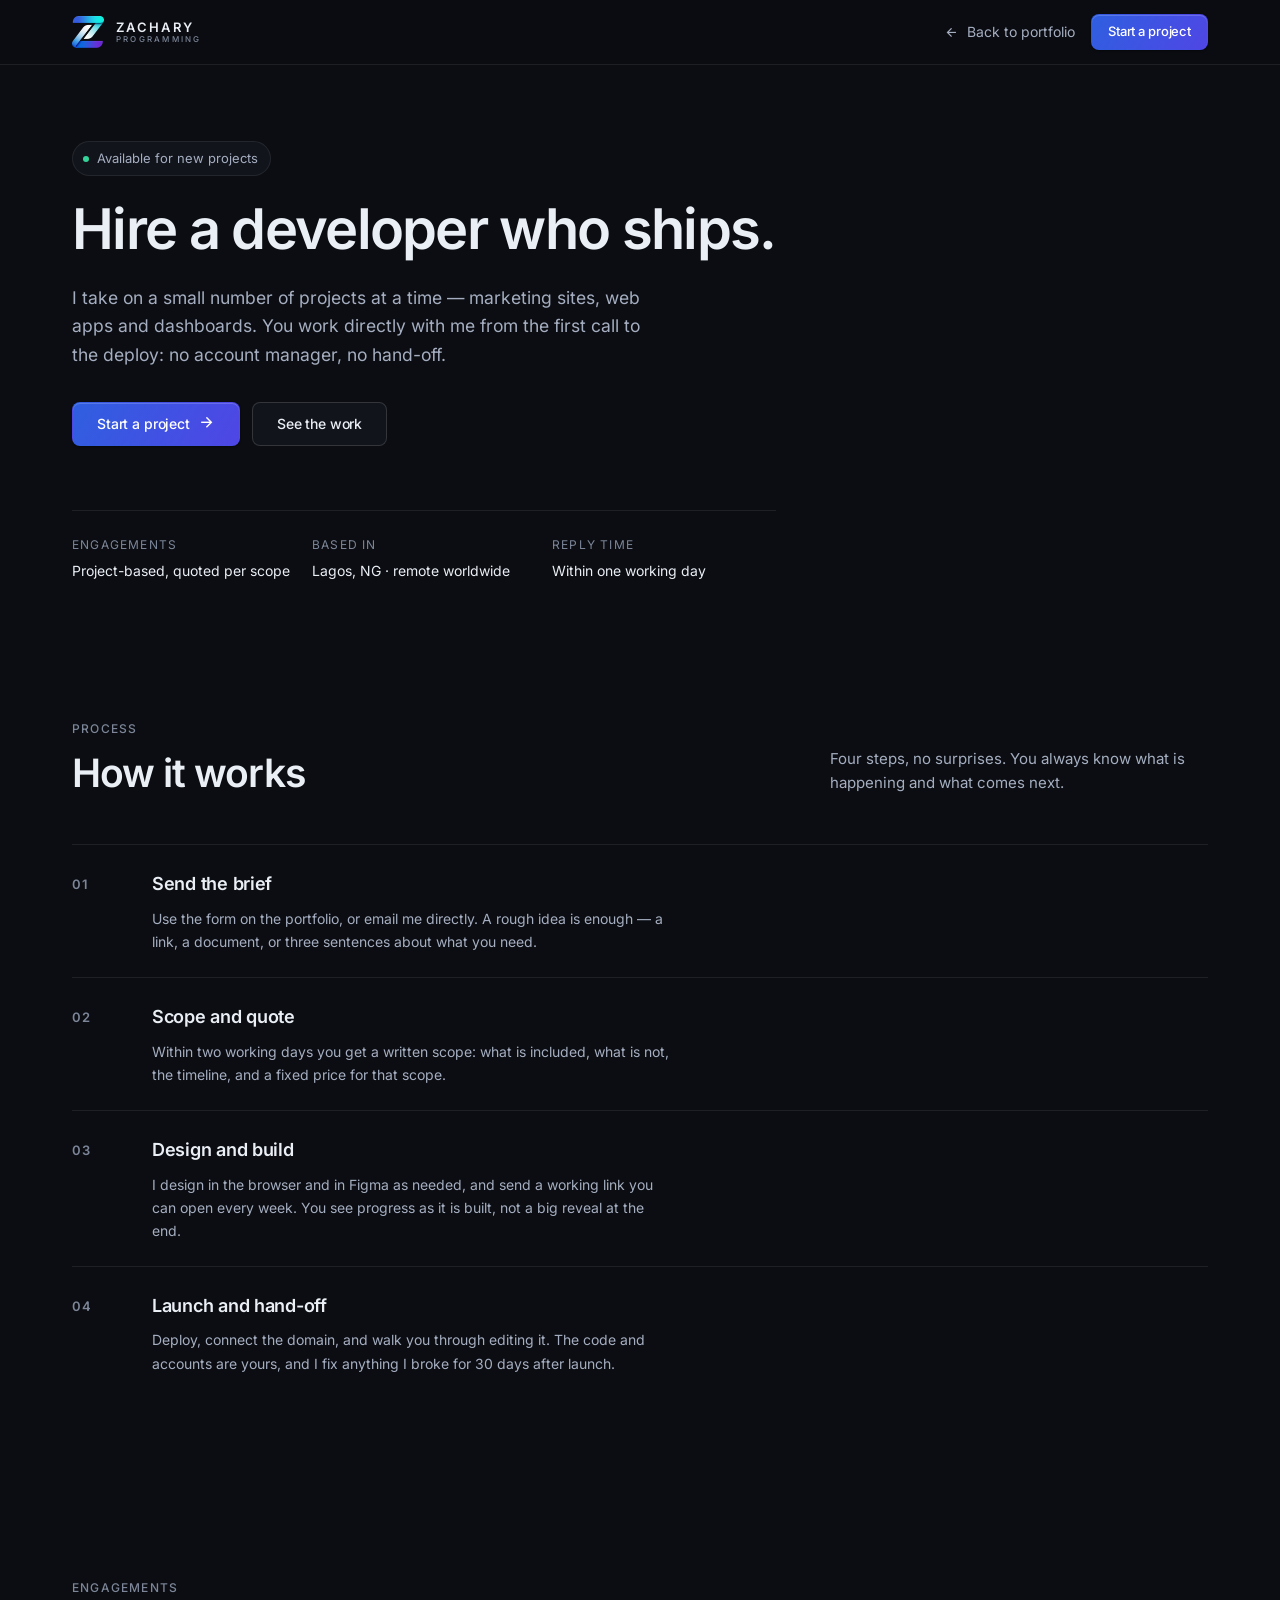
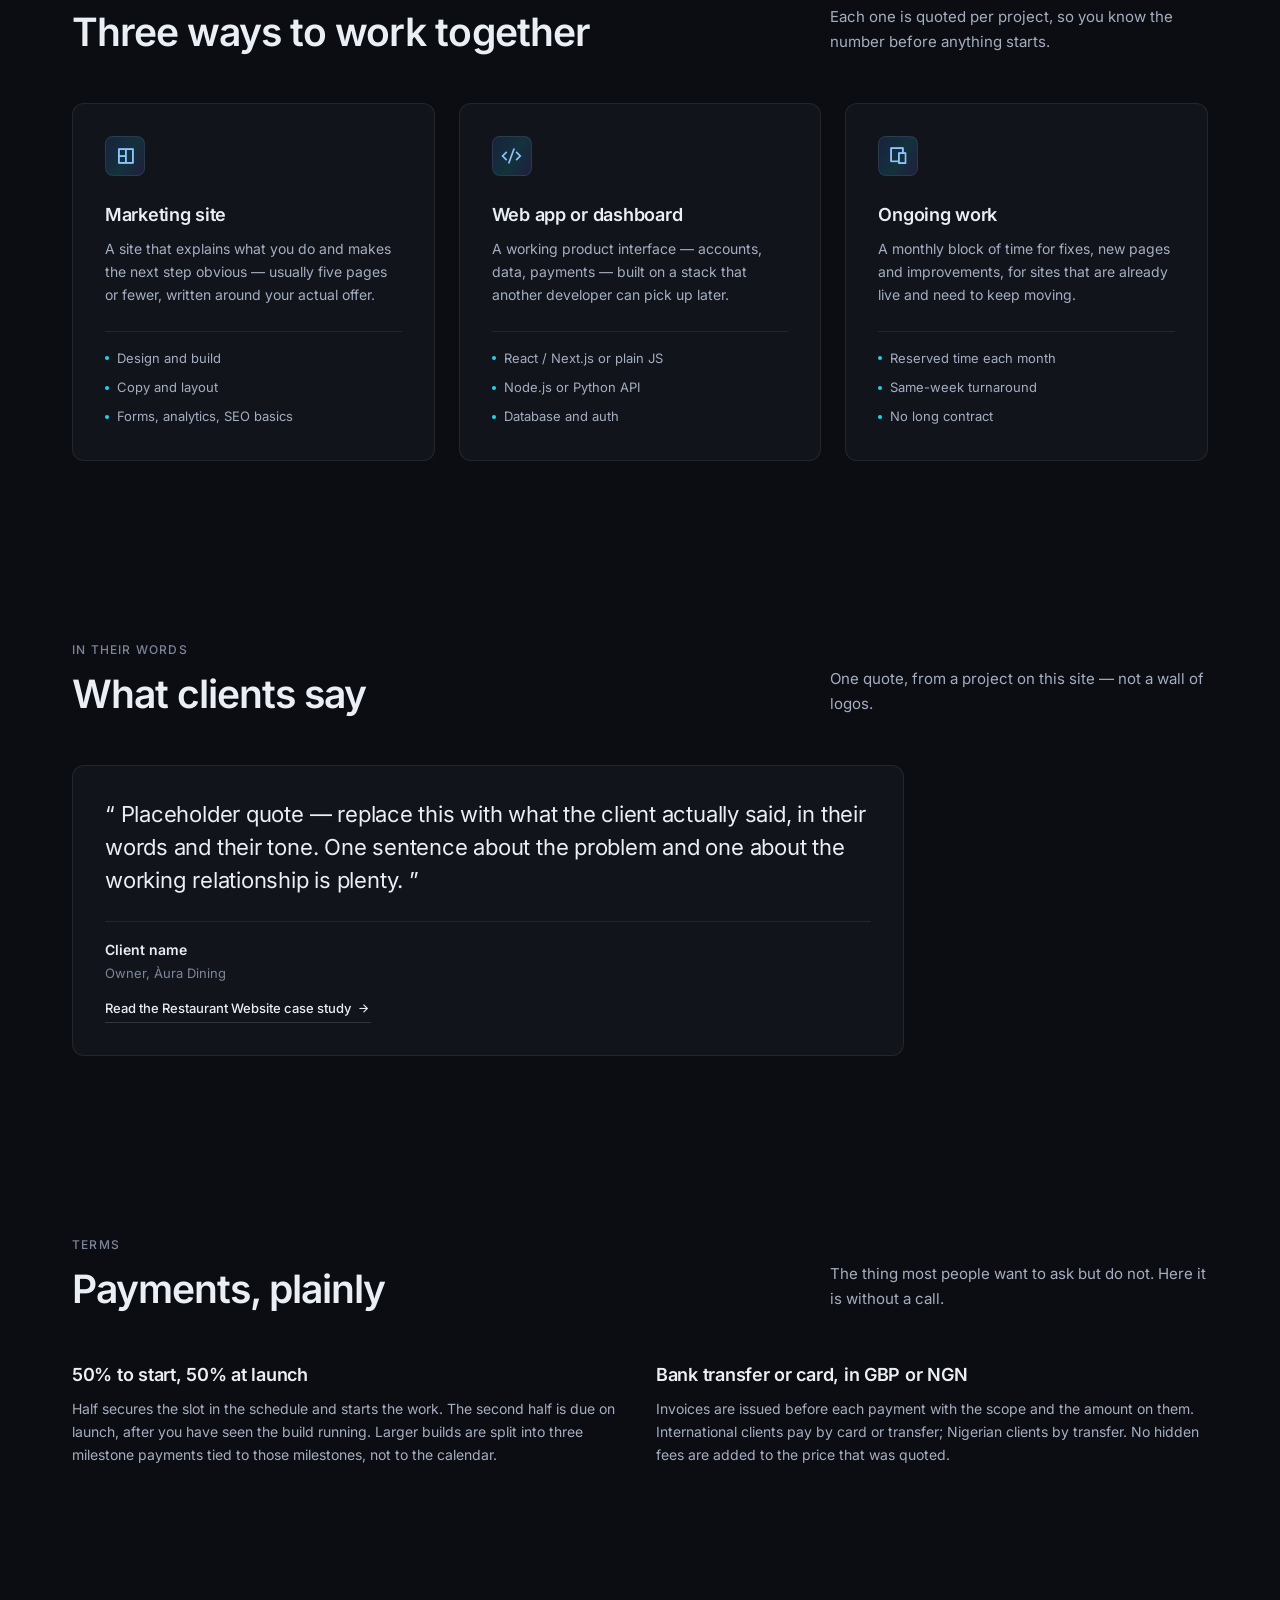
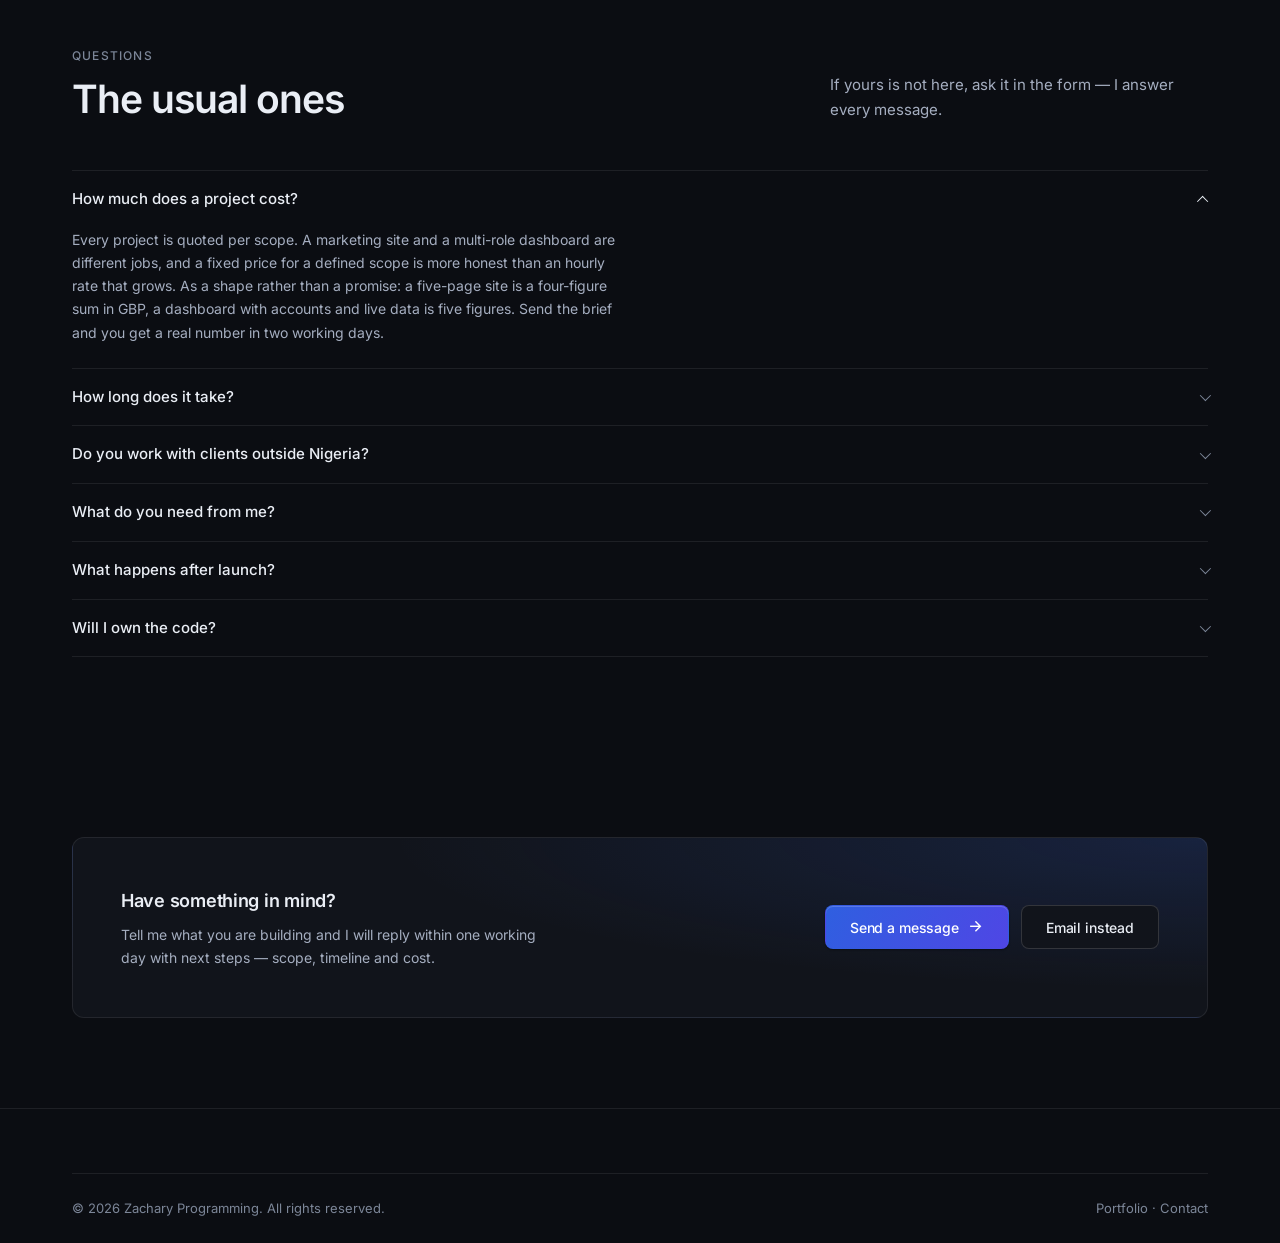
<file: hire.html>
<!doctype html>
<!--
  ============================================================================
  hire.html — "Work with me"
  A decision page, not a second contact page: what an engagement looks like,
  what it costs, how long it takes, and what happens after launch. The form
  itself stays on index.html#contact so there is one place to convert.
  Shares assets/styles.css (§16 has the page-specific rules).
  ============================================================================
-->
<html lang="en">
  <head>
    <meta charset="UTF-8" />
    <meta name="viewport" content="width=device-width, initial-scale=1.0" />
    <meta
      name="description"
      content="Work with Zachary — a full-stack developer in Lagos building websites, web apps and dashboards. How engagements work, what they cost, and how to start."
    />
    <meta name="theme-color" content="#0B0D12" />

    <script>
      // Enables the scroll-reveal styles. Without JS, nothing is hidden.
      document.documentElement.classList.add("js");
    </script>

    <link rel="icon" href="assets/img/favicon-32.png" sizes="32x32" />
    <link rel="icon" href="assets/img/favicon-192.png" sizes="192x192" />
    <link rel="apple-touch-icon" href="assets/img/apple-touch-icon.png" />

    <meta property="og:type" content="website" />
    <meta property="og:site_name" content="Zachary Programming" />
    <meta property="og:title" content="Hire Zachary — full-stack developer" />
    <meta
      property="og:description"
      content="Websites, web apps and dashboards, built end to end. How engagements work, what they cost and how to start."
    />
    <meta property="og:image" content="assets/img/og-image.png" />
    <meta name="twitter:card" content="summary_large_image" />

    <!-- Rich results: services offered + the FAQ answers on this page.
         Update the url to your live domain before launch. -->
    <script type="application/ld+json">
{
  "@context": "https://schema.org",
  "@graph": [
    {
      "@type": "ProfessionalService",
      "name": "Zachary Programming",
      "description": "Full-stack development and interface design: websites, web apps and dashboards, built end to end.",
      "url": "https://example.com/hire.html",
      "email": "xharkrii024@gmail.com",
      "telephone": "+2349112304635",
      "areaServed": "Worldwide",
      "address": {
        "@type": "PostalAddress",
        "addressLocality": "Lagos",
        "addressCountry": "NG"
      },
      "founder": {
        "@type": "Person",
        "name": "Zachary",
        "jobTitle": "Full-Stack Developer & Interface Designer"
      },
      "hasOfferCatalog": {
        "@type": "OfferCatalog",
        "name": "Engagements",
        "itemListElement": [
          {
            "@type": "Offer",
            "itemOffered": {
              "@type": "Service",
              "name": "Marketing site",
              "description": "Up to five pages, design and build, copy layout, contact forms, analytics and SEO basics."
            },
            "priceSpecification": {
              "@type": "PriceSpecification",
              "priceCurrency": "GBP",
              "description": "Quoted per project. Typical timeline: 3-4 weeks."
            }
          },
          {
            "@type": "Offer",
            "itemOffered": {
              "@type": "Service",
              "name": "Web app or dashboard",
              "description": "Product interface, accounts, database, API and payments, built on a stack another developer can pick up."
            },
            "priceSpecification": {
              "@type": "PriceSpecification",
              "priceCurrency": "GBP",
              "description": "Quoted per project. Typical timeline: 5-8 weeks."
            }
          },
          {
            "@type": "Offer",
            "itemOffered": {
              "@type": "Service",
              "name": "Ongoing work",
              "description": "A reserved block of time each month for fixes, new pages and improvements. No long contract."
            },
            "priceSpecification": {
              "@type": "PriceSpecification",
              "priceCurrency": "GBP",
              "description": "Quoted per project. Typical timeline: Monthly."
            }
          }
        ]
      }
    },
    {
      "@type": "FAQPage",
      "mainEntity": [
        {
          "@type": "Question",
          "name": "How much does a project cost?",
          "acceptedAnswer": {
            "@type": "Answer",
            "text": "Every project is quoted per scope. A marketing site and a multi-role dashboard are different jobs, and a fixed price for a defined scope is more honest than an hourly rate that grows. As a shape rather than a promise: a five-page site is a four-figure sum in GBP, a dashboard with accounts and live data is five figures. Send the brief and you get a real number in two working days."
          }
        },
        {
          "@type": "Question",
          "name": "How long does it take?",
          "acceptedAnswer": {
            "@type": "Answer",
            "text": "A landing page or small site is usually a week or two. A web app or dashboard runs four to eight weeks depending on how many screens and integrations it needs. The quote includes the timeline, and I tell you early if it slips."
          }
        },
        {
          "@type": "Question",
          "name": "Do you work with clients outside Nigeria?",
          "acceptedAnswer": {
            "@type": "Answer",
            "text": "Yes — most of my work is remote. I overlap with West Africa (WAT) and keep flexible hours for calls with Europe and North America, and everything else runs asynchronously in writing."
          }
        },
        {
          "@type": "Question",
          "name": "What do you need from me?",
          "acceptedAnswer": {
            "@type": "Answer",
            "text": "Three things: the content or the raw material for it, access to the accounts the site will live in, and one person who can make decisions. Everything else — structure, design, build, deployment — is my job."
          }
        },
        {
          "@type": "Question",
          "name": "What happens after launch?",
          "acceptedAnswer": {
            "@type": "Answer",
            "text": "You get 30 days of fixes for anything I broke, a walkthrough of how to edit the site, and the code in a repository you own. If you want ongoing changes, that is the monthly option above."
          }
        },
        {
          "@type": "Question",
          "name": "Will I own the code?",
          "acceptedAnswer": {
            "@type": "Answer",
            "text": "Yes. On final payment the code, the design files and the accounts are handed over and are yours to keep, change or give to another developer."
          }
        }
      ]
    }
  ]
}
    </script>

    <link
      rel="preload"
      href="assets/fonts/inter-latin-var.woff2"
      as="font"
      type="font/woff2"
      crossorigin
    />
    <link
      rel="preload"
      href="assets/fonts/remix-subset.woff2"
      as="font"
      type="font/woff2"
      crossorigin
    />
    <link rel="stylesheet" href="assets/icon-font.css" />
    <link rel="stylesheet" href="assets/styles.css" />

    <title>Hire a developer — Zachary Programming</title>
  </head>

  <body>
    <a class="skip-link" href="#main">Skip to content</a>

    <!-- ==================== HEADER ==================== -->
    <header class="site-header" id="site-header">
      <div class="container site-header__inner">
        <a class="brand" href="index.html" aria-label="Zachary Programming — home">
          <img
            class="brand__mark"
            src="assets/img/logo-mark.png"
            alt=""
            width="32"
            height="32"
            fetchpriority="high"
          />
          <span class="brand__text">
            <span class="brand__name">Zachary</span>
            <span class="brand__sub">Programming</span>
          </span>
        </a>

        <div class="page-header__links">
          <a class="page-header__back" href="index.html">
            <i class="ri-arrow-left-line" aria-hidden="true"></i>
            Back to portfolio
          </a>
          <a class="btn btn--primary btn--sm" href="index.html#contact">
            Start a project
          </a>
        </div>
      </div>
    </header>

    <main id="main">
      <!-- ==================== INTRO ==================== -->
      <section class="page-hero">
        <div class="container">
          <div class="page-hero__inner">
            <p class="status">
              <span class="status__dot" aria-hidden="true"></span>
              Available for new projects
            </p>

            <h1 class="page-hero__title page-hero__title--tight">
              Hire a developer who ships.
            </h1>

            <p class="page-hero__lead">
              I take on a small number of projects at a time — marketing sites,
              web apps and dashboards. You work directly with me from the first
              call to the deploy: no account manager, no hand-off.
            </p>

            <div class="page-hero__actions">
              <a class="btn btn--primary" href="index.html#contact">
                Start a project
                <i class="ri-arrow-right-line" aria-hidden="true"></i>
              </a>
              <a class="btn btn--ghost" href="index.html#work">See the work</a>
            </div>

            <dl class="page-hero__meta">
              <div>
                <dt>Engagements</dt>
                <dd>Project-based, quoted per scope</dd>
              </div>
              <div>
                <dt>Based in</dt>
                <dd>Lagos, NG · remote worldwide</dd>
              </div>
              <div>
                <dt>Reply time</dt>
                <dd>Within one working day</dd>
              </div>
            </dl>
          </div>
        </div>
      </section>

      <!-- ==================== PROCESS ==================== -->
      <section class="section" id="process">
        <div class="container">
          <header class="section__head" data-reveal>
            <div>
              <p class="eyebrow">Process</p>
              <h2 class="section__title">How it works</h2>
            </div>
            <p class="section__lead">
              Four steps, no surprises. You always know what is happening and
              what comes next.
            </p>
          </header>

          <ol class="steps">
            <li class="step" data-reveal>
              <span class="step__num" aria-hidden="true">01</span>
              <h3 class="step__title">Send the brief</h3>
              <p class="step__text">
                Use the form on the portfolio, or email me directly. A rough
                idea is enough — a link, a document, or three sentences about
                what you need.
              </p>
            </li>

            <li class="step" data-reveal>
              <span class="step__num" aria-hidden="true">02</span>
              <h3 class="step__title">Scope and quote</h3>
              <p class="step__text">
                Within two working days you get a written scope: what is
                included, what is not, the timeline, and a fixed price for that
                scope.
              </p>
            </li>

            <li class="step" data-reveal>
              <span class="step__num" aria-hidden="true">03</span>
              <h3 class="step__title">Design and build</h3>
              <p class="step__text">
                I design in the browser and in Figma as needed, and send a
                working link you can open every week. You see progress as it is
                built, not a big reveal at the end.
              </p>
            </li>

            <li class="step" data-reveal>
              <span class="step__num" aria-hidden="true">04</span>
              <h3 class="step__title">Launch and hand-off</h3>
              <p class="step__text">
                Deploy, connect the domain, and walk you through editing it.
                The code and accounts are yours, and I fix anything I broke for
                30 days after launch.
              </p>
            </li>
          </ol>
        </div>
      </section>

      <!-- ==================== ENGAGEMENTS ==================== -->
      <section class="section" id="engagements">
        <div class="container">
          <header class="section__head" data-reveal>
            <div>
              <p class="eyebrow">Engagements</p>
              <h2 class="section__title">Three ways to work together</h2>
            </div>
            <p class="section__lead">
              Each one is quoted per project, so you know the number before
              anything starts.
            </p>
          </header>

          <div class="service-grid">
            <article class="service" data-reveal>
              <span class="service__icon" aria-hidden="true">
                <i class="ri-layout-4-line"></i>
              </span>
              <h3 class="service__title">Marketing site</h3>
              <p class="service__text">
                A site that explains what you do and makes the next step
                obvious — usually five pages or fewer, written around your
                actual offer.
              </p>
              <ul class="service__list">
                <li>Design and build</li>
                <li>Copy and layout</li>
                <li>Forms, analytics, SEO basics</li>
              </ul>
            </article>

            <article class="service" data-reveal>
              <span class="service__icon" aria-hidden="true">
                <i class="ri-code-s-slash-line"></i>
              </span>
              <h3 class="service__title">Web app or dashboard</h3>
              <p class="service__text">
                A working product interface — accounts, data, payments — built
                on a stack that another developer can pick up later.
              </p>
              <ul class="service__list">
                <li>React / Next.js or plain JS</li>
                <li>Node.js or Python API</li>
                <li>Database and auth</li>
              </ul>
            </article>

            <article class="service" data-reveal>
              <span class="service__icon" aria-hidden="true">
                <i class="ri-device-line"></i>
              </span>
              <h3 class="service__title">Ongoing work</h3>
              <p class="service__text">
                A monthly block of time for fixes, new pages and improvements,
                for sites that are already live and need to keep moving.
              </p>
              <ul class="service__list">
                <li>Reserved time each month</li>
                <li>Same-week turnaround</li>
                <li>No long contract</li>
              </ul>
            </article>
          </div>
        </div>
      </section>

      <!-- ==================== TESTIMONIAL ====================
           HOW THIS SECTION WORKS
           It is plain HTML — no JavaScript, no CMS. One <figure class="quote">
           per testimonial:
             blockquote > p.quote__text   the quote itself, in the client's words
             figcaption > .quote__name    their name
                        > .quote__role    their role and company
                        > .quote__link    optional link to the case study

           To add a second quote, copy the whole <figure> and paste it after the
           first one inside .quotes — the row becomes two columns at 900px.
           To remove the section entirely, delete this <section>.

           Only publish a quote you have in writing, and keep it as they said
           it (light trimming for length is fine; rewriting is not). -->
      <section class="section" id="word">
        <div class="container">
          <header class="section__head" data-reveal>
            <div>
              <p class="eyebrow">In their words</p>
              <h2 class="section__title">What clients say</h2>
            </div>
            <p class="section__lead">
              One quote, from a project on this site — not a wall of logos.
            </p>
          </header>

          <div class="quotes">
            <figure class="quote" data-reveal>
              <blockquote>
                <p class="quote__text">
                  Placeholder quote — replace this with what the client actually
                  said, in their words and their tone. One sentence about the
                  problem and one about the working relationship is plenty.
                </p>
              </blockquote>
              <figcaption class="quote__cite">
                <span class="quote__name">Client name</span>
                <span class="quote__role">Owner, Àura Dining</span>
                <a class="quote__link" href="work/restaurant-website.html">
                  Read the Restaurant Website case study
                  <i class="ri-arrow-right-line" aria-hidden="true"></i>
                </a>
              </figcaption>
            </figure>
          </div>
        </div>
      </section>

      <!-- ==================== TERMS ==================== -->
      <section class="section" id="terms">
        <div class="container">
          <header class="section__head" data-reveal>
            <div>
              <p class="eyebrow">Terms</p>
              <h2 class="section__title">Payments, plainly</h2>
            </div>
            <p class="section__lead">
              The thing most people want to ask but do not. Here it is without a
              call.
            </p>
          </header>

          <div class="terms">
            <div class="terms__item" data-reveal>
              <h3>50% to start, 50% at launch</h3>
              <p>
                Half secures the slot in the schedule and starts the work. The
                second half is due on launch, after you have seen the build
                running. Larger builds are split into three milestone payments
                tied to those milestones, not to the calendar.
              </p>
            </div>

            <div class="terms__item" data-reveal>
              <h3>Bank transfer or card, in GBP or NGN</h3>
              <p>
                Invoices are issued before each payment with the scope and the
                amount on them. International clients pay by card or transfer;
                Nigerian clients by transfer. No hidden fees are added to the
                price that was quoted.
              </p>
            </div>
          </div>
        </div>
      </section>

      <!-- ==================== FAQ ==================== -->
      <section class="section" id="questions">
        <div class="container">
          <header class="section__head" data-reveal>
            <div>
              <p class="eyebrow">Questions</p>
              <h2 class="section__title">The usual ones</h2>
            </div>
            <p class="section__lead">
              If yours is not here, ask it in the form — I answer every message.
            </p>
          </header>

          <div class="faq">
            <details class="faq__item" open>
              <summary class="faq__q">How much does a project cost?</summary>
              <p class="faq__a">
                Every project is quoted per scope. A marketing site and a
                multi-role dashboard are different jobs, and a fixed price for
                a defined scope is more honest than an hourly rate that grows.
                As a shape rather than a promise: a five-page site is a
                four-figure sum in GBP, a dashboard with accounts and live data
                is five figures. Send the brief and you get a real number in
                two working days.
              </p>
            </details>

            <details class="faq__item">
              <summary class="faq__q">How long does it take?</summary>
              <p class="faq__a">
                A landing page or small site is usually a week or two. A web
                app or dashboard runs four to eight weeks depending on how many
                screens and integrations it needs. The quote includes the
                timeline, and I tell you early if it slips.
              </p>
            </details>

            <details class="faq__item">
              <summary class="faq__q">Do you work with clients outside Nigeria?</summary>
              <p class="faq__a">
                Yes — most of my work is remote. I overlap with West Africa
                (WAT) and keep flexible hours for calls with Europe and North
                America, and everything else runs asynchronously in writing.
              </p>
            </details>

            <details class="faq__item">
              <summary class="faq__q">What do you need from me?</summary>
              <p class="faq__a">
                Three things: the content or the raw material for it, access to
                the accounts the site will live in, and one person who can make
                decisions. Everything else — structure, design, build,
                deployment — is my job.
              </p>
            </details>

            <details class="faq__item">
              <summary class="faq__q">What happens after launch?</summary>
              <p class="faq__a">
                You get 30 days of fixes for anything I broke, a walkthrough of
                how to edit the site, and the code in a repository you own. If
                you want ongoing changes, that is the monthly option above.
              </p>
            </details>

            <details class="faq__item">
              <summary class="faq__q">Will I own the code?</summary>
              <p class="faq__a">
                Yes. On final payment the code, the design files and the
                accounts are handed over and are yours to keep, change or give
                to another developer.
              </p>
            </details>
          </div>
        </div>
      </section>

      <!-- ==================== CLOSING ==================== -->
      <section class="section">
        <div class="container">
          <div class="cta-band" data-reveal>
            <div>
              <h2 class="cta-band__title">Have something in mind?</h2>
              <p class="cta-band__text">
                Tell me what you are building and I will reply within one
                working day with next steps — scope, timeline and cost.
              </p>
            </div>
            <div class="cta-band__actions">
              <a class="btn btn--primary" href="index.html#contact">
                Send a message
                <i class="ri-arrow-right-line" aria-hidden="true"></i>
              </a>
              <a class="btn btn--ghost" href="mailto:xharkrii024@gmail.com">
                Email instead
              </a>
            </div>
          </div>
        </div>
      </section>
    </main>

    <!-- ==================== FOOTER ==================== -->
    <footer class="site-footer">
      <div class="container">
        <div class="site-footer__bottom">
          <p>© <span id="year">2026</span> Zachary Programming. All rights reserved.</p>
          <p>
            <a href="index.html">Portfolio</a> ·
            <a href="index.html#contact">Contact</a>
          </p>
        </div>
      </div>
    </footer>

    <!-- Same behaviour module as the portfolio: header state, reveals, year.
         Every function returns early when its element is absent. -->
    <script defer src="assets/main.js"></script>
  </body>
</html>
</file>
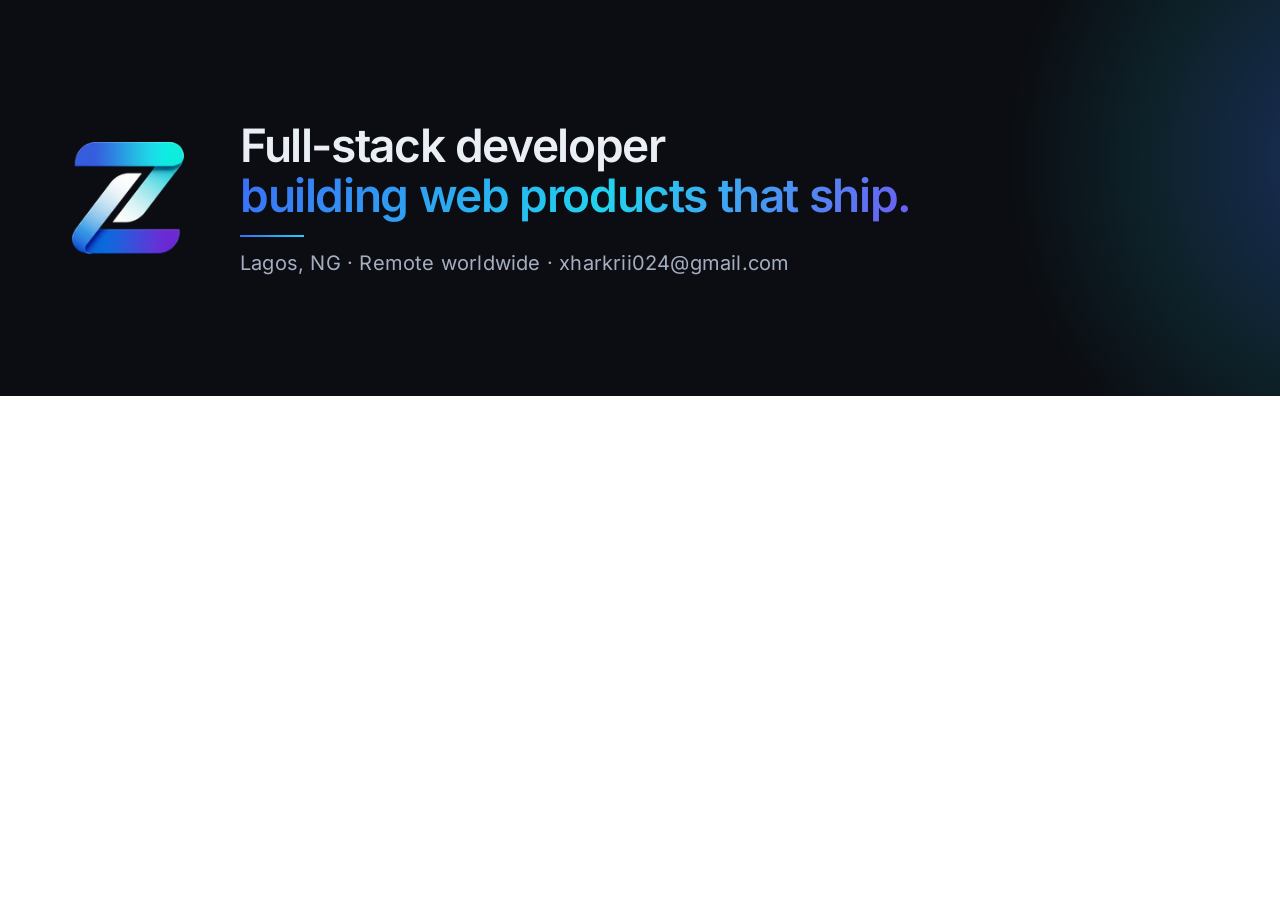
<file: offsite/linkedin-banner.html>
<!doctype html>
<!--
  LinkedIn personal banner — 1584 × 396 (the size LinkedIn asks for).
  Render it to PNG with tools/make-offsite-kit.py, or open it in a browser at
  1584 px wide and screenshot. Everything is inline so it renders anywhere.
-->
<html lang="en">
  <head>
    <meta charset="UTF-8" />
    <title>LinkedIn banner</title>
    <style>
      @font-face {
        font-family: "Inter";
        font-style: normal;
        font-weight: 400 700;
        src: url("../assets/fonts/inter-latin-var.woff2") format("woff2");
      }

      * {
        box-sizing: border-box;
        margin: 0;
        padding: 0;
      }

      body {
        width: 1584px;
        height: 396px;
        overflow: hidden;
      }

      .banner {
        position: relative;
        display: flex;
        align-items: center;
        gap: 56px;
        width: 100%;
        height: 100%;
        padding: 0 72px;
        background: #0b0d12;
        color: #eaeef5;
        font-family: Inter, system-ui, sans-serif;
        overflow: hidden;
      }

      /* The same glow as the site's social card, so the two match. */
      .banner::after {
        content: "";
        position: absolute;
        right: -180px;
        top: -220px;
        width: 760px;
        height: 760px;
        border-radius: 50%;
        background: radial-gradient(
          circle,
          rgba(59, 110, 246, 0.36),
          rgba(34, 211, 238, 0.1) 45%,
          transparent 70%
        );
      }

      .mark {
        position: relative;
        z-index: 1;
        width: 112px;
        height: 112px;
        flex: none;
      }

      .copy {
        position: relative;
        z-index: 1;
        display: grid;
        gap: 14px;
      }

      h1 {
        font-size: 46px;
        font-weight: 600;
        line-height: 1.08;
        letter-spacing: -0.03em;
      }

      h1 span {
        background: linear-gradient(120deg, #3b6ef6, #22d3ee 55%, #6d5bf5);
        -webkit-background-clip: text;
        background-clip: text;
        color: transparent;
      }

      p {
        font-size: 20px;
        color: #a5aec0;
        letter-spacing: 0.01em;
      }

      .rule {
        width: 64px;
        height: 2px;
        background: linear-gradient(90deg, #3b6ef6, #22d3ee);
      }
    </style>
  </head>
  <body>
    <div class="banner">
      <img class="mark" src="../assets/img/logo-mark.png" alt="" />
      <div class="copy">
        <h1>Full-stack developer<br /><span>building web products that ship.</span></h1>
        <div class="rule"></div>
        <p>Lagos, NG · Remote worldwide · xharkrii024@gmail.com</p>
      </div>
    </div>
  </body>
</html>
</file>
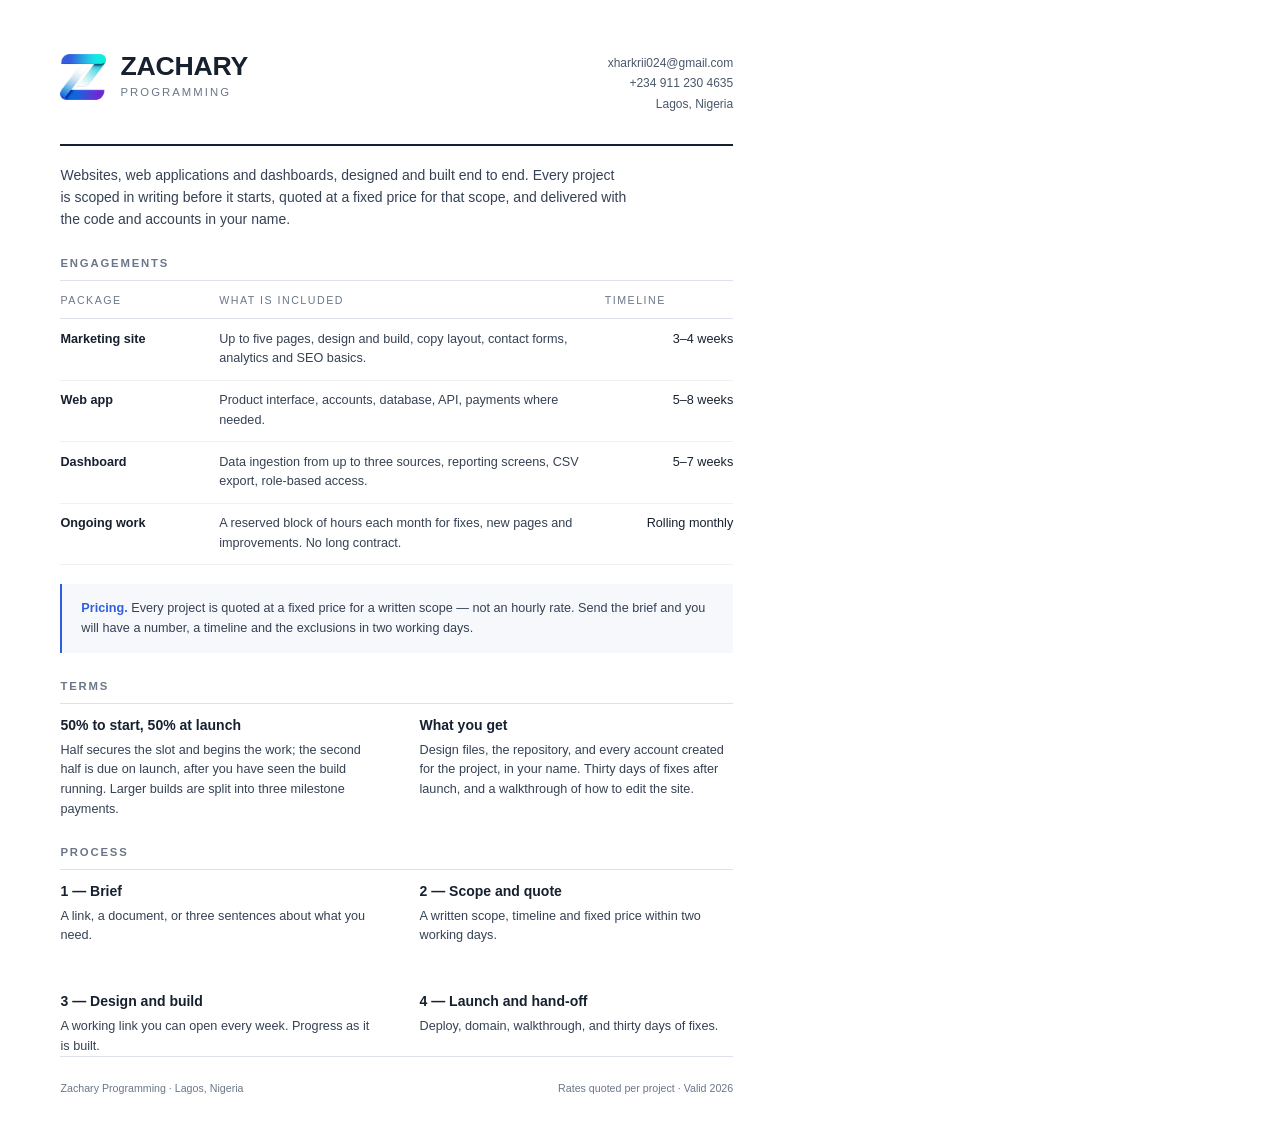
<file: offsite/rate-card.html>
<!doctype html>
<!--
  One-page rate card. Written to be sent as a PDF attachment or printed.
  Render with tools/make-offsite-kit.py → rate-card.pdf.
  A4, 210 × 297 mm, no bleed.
-->
<html lang="en">
  <head>
    <meta charset="UTF-8" />
    <title>Rate card</title>
    <style>
      @page {
        size: A4;
        margin: 0;
      }

      * {
        box-sizing: border-box;
        margin: 0;
        padding: 0;
      }

      body {
        width: 210mm;
        height: 297mm;
        padding: 14mm 16mm 10mm;
        background: #fff;
        color: #16202f;
        font-family: -apple-system, "Segoe UI", Roboto, Helvetica, Arial, sans-serif;
        font-size: 10.5pt;
        line-height: 1.55;
        display: flex;
        flex-direction: column;
      }

      header {
        display: flex;
        align-items: flex-start;
        justify-content: space-between;
        gap: 24px;
        padding-bottom: 8mm;
        border-bottom: 2px solid #16202f;
      }

      .lockup {
        display: flex;
        align-items: center;
        gap: 14px;
      }

      .lockup img {
        width: 46px;
        height: 46px;
      }

      .lockup h1 {
        font-size: 20pt;
        letter-spacing: -0.01em;
        line-height: 1;
      }

      .lockup p {
        font-size: 8.5pt;
        letter-spacing: 0.18em;
        text-transform: uppercase;
        color: #6b7789;
        margin-top: 4px;
      }

      .contact {
        text-align: right;
        font-size: 9pt;
        color: #4a576b;
        line-height: 1.7;
      }

      h2 {
        font-size: 8.5pt;
        letter-spacing: 0.16em;
        text-transform: uppercase;
        color: #6b7789;
        margin: 6.5mm 0 3mm;
        padding-bottom: 2mm;
        border-bottom: 1px solid #dde2ea;
      }

      .intro {
        color: #354154;
        max-width: 150mm;
        margin-top: 5mm;
      }

      table {
        width: 100%;
        border-collapse: collapse;
      }

      th {
        text-align: left;
        font-size: 8pt;
        letter-spacing: 0.14em;
        text-transform: uppercase;
        color: #6b7789;
        font-weight: 500;
        padding: 0 0 2.5mm;
        border-bottom: 1px solid #dde2ea;
      }

      td {
        padding: 2.8mm 0;
        border-bottom: 1px solid #eef1f6;
        vertical-align: top;
        color: #354154;
        font-size: 9.5pt;
      }

      td:first-child {
        width: 42mm;
        font-weight: 600;
        color: #16202f;
      }

      td:last-child {
        width: 34mm;
        text-align: right;
        font-variant-numeric: tabular-nums;
        color: #16202f;
      }

      .muted {
        color: #6b7789;
      }

      .pricing-note {
        margin-top: 5mm;
        padding: 4mm 5mm;
        border-left: 2px solid #2f5fe0;
        background: #f6f8fc;
        color: #354154;
        font-size: 9.5pt;
      }

      .cols {
        display: grid;
        grid-template-columns: 1fr 1fr;
        gap: 12mm;
      }

      .cols p {
        color: #354154;
        font-size: 9.5pt;
      }

      .cols strong {
        display: block;
        margin-bottom: 1mm;
        font-size: 10.5pt;
        color: #16202f;
      }

      footer {
        margin-top: auto;
        padding-top: 6mm;
        border-top: 1px solid #dde2ea;
        display: flex;
        justify-content: space-between;
        font-size: 8pt;
        color: #6b7789;
      }

      .accent {
        color: #2f5fe0;
        font-weight: 600;
      }
    </style>
  </head>
  <body>
    <header>
      <div class="lockup">
        <img src="../assets/img/logo-mark.png" alt="" />
        <div>
          <h1>ZACHARY</h1>
          <p>Programming</p>
        </div>
      </div>
      <div class="contact">
        xharkrii024@gmail.com<br />
        +234 911 230 4635<br />
        Lagos, Nigeria
      </div>
    </header>

    <p class="intro">
      Websites, web applications and dashboards, designed and built end to end.
      Every project is scoped in writing before it starts, quoted at a fixed
      price for that scope, and delivered with the code and accounts in your
      name.
    </p>

    <h2>Engagements</h2>
    <table>
      <thead>
        <tr>
          <th>Package</th>
          <th>What is included</th>
          <th>Timeline</th>
        </tr>
      </thead>
      <tbody>
        <tr>
          <td>Marketing site</td>
          <td>
            Up to five pages, design and build, copy layout, contact forms,
            analytics and SEO basics.
          </td>
          <td>3–4 weeks</td>
        </tr>
        <tr>
          <td>Web app</td>
          <td>
            Product interface, accounts, database, API, payments where needed.
          </td>
          <td>5–8 weeks</td>
        </tr>
        <tr>
          <td>Dashboard</td>
          <td>
            Data ingestion from up to three sources, reporting screens, CSV
            export, role-based access.
          </td>
          <td>5–7 weeks</td>
        </tr>
        <tr>
          <td>Ongoing work</td>
          <td>
            A reserved block of hours each month for fixes, new pages and
            improvements. No long contract.
          </td>
          <td>Rolling monthly</td>
        </tr>
      </tbody>
    </table>

    <p class="pricing-note">
      <span class="accent">Pricing.</span> Every project is quoted at a fixed
      price for a written scope — not an hourly rate. Send the brief and you
      will have a number, a timeline and the exclusions in two working days.
    </p>

    <h2>Terms</h2>
    <div class="cols">
      <p>
        <strong>50% to start, 50% at launch</strong>
        Half secures the slot and begins the work; the second half is due on
        launch, after you have seen the build running. Larger builds are split
        into three milestone payments.
      </p>
      <p>
        <strong>What you get</strong>
        Design files, the repository, and every account created for the project,
        in your name. Thirty days of fixes after launch, and a walkthrough of how
        to edit the site.
      </p>
    </div>

    <h2>Process</h2>
    <div class="cols">
      <p>
        <strong>1 — Brief</strong>
        A link, a document, or three sentences about what you need.
      </p>
      <p>
        <strong>2 — Scope and quote</strong>
        A written scope, timeline and fixed price within two working days.
      </p>
      <p>
        <strong>3 — Design and build</strong>
        A working link you can open every week. Progress as it is built.
      </p>
      <p>
        <strong>4 — Launch and hand-off</strong>
        Deploy, domain, walkthrough, and thirty days of fixes.
      </p>
    </div>

    <footer>
      <span>Zachary Programming · Lagos, Nigeria</span>
      <span>Rates quoted per project · Valid 2026</span>
    </footer>
  </body>
</html>
</file>
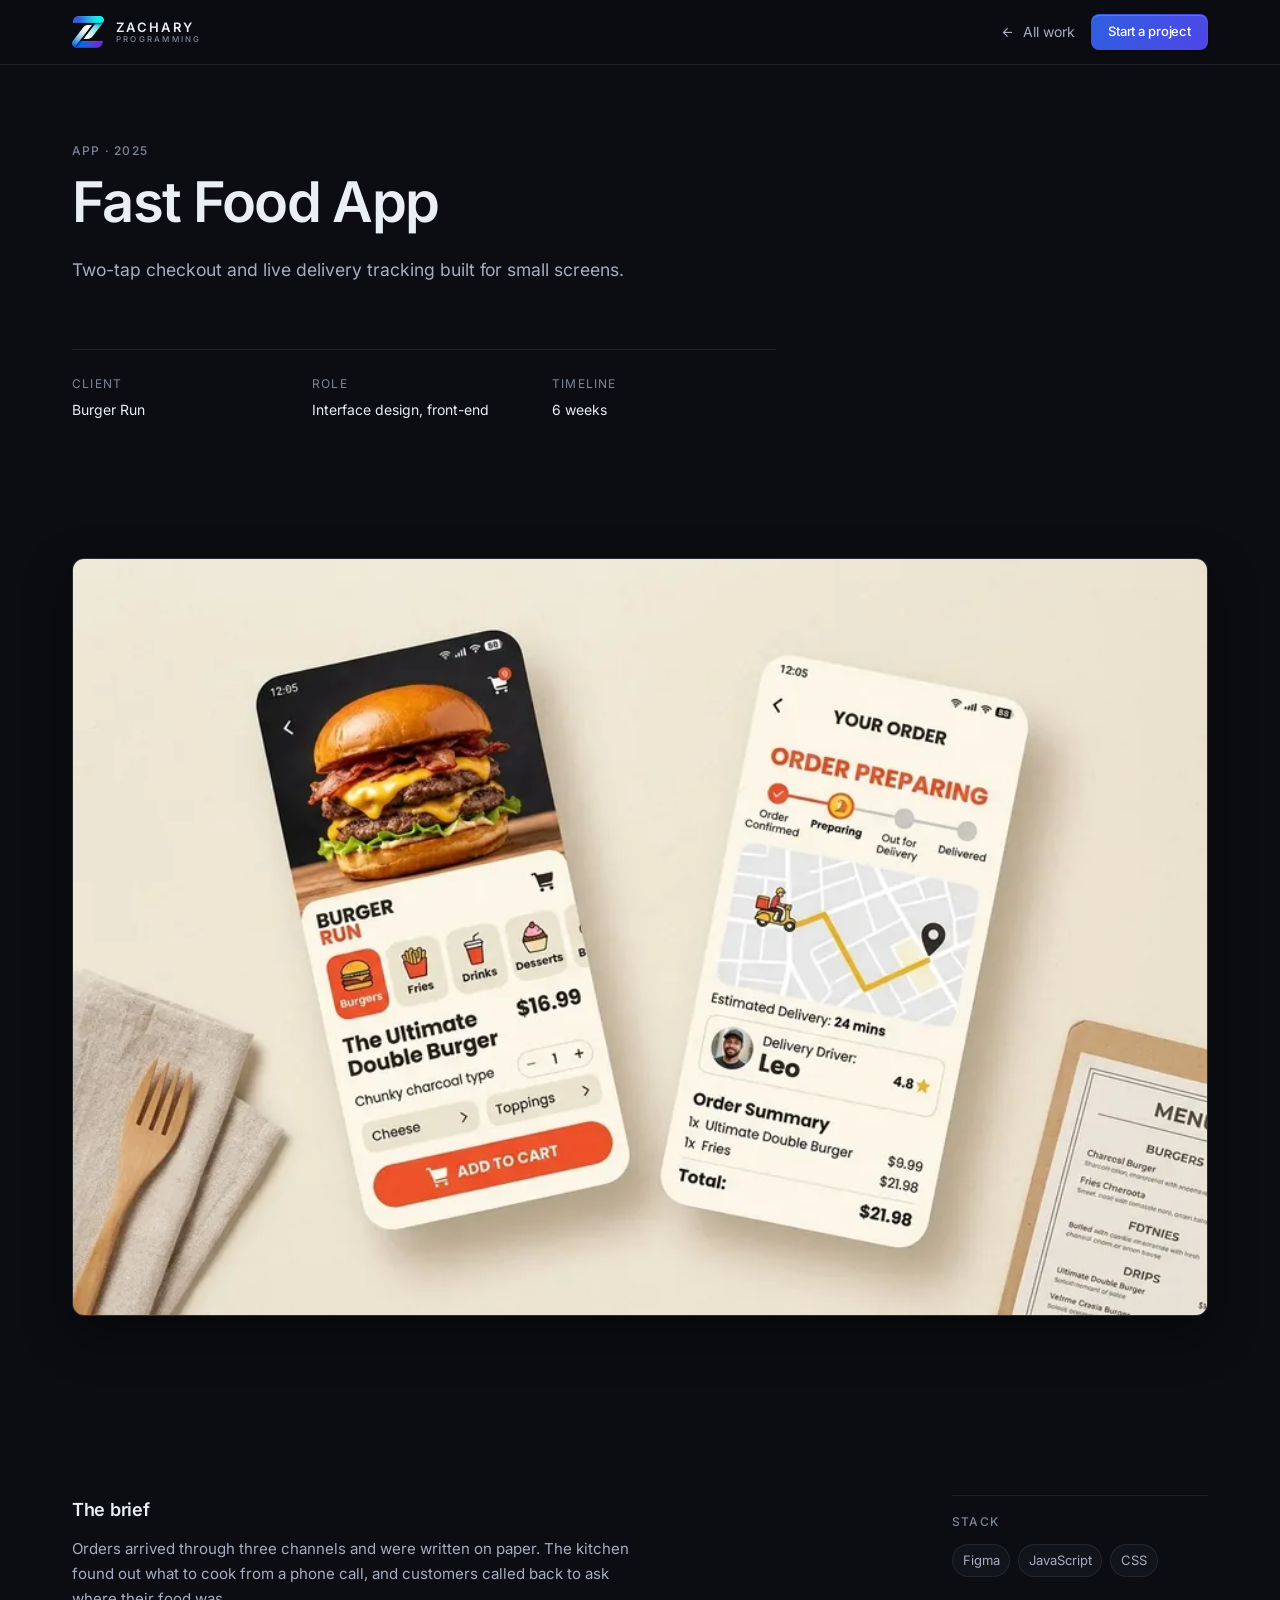
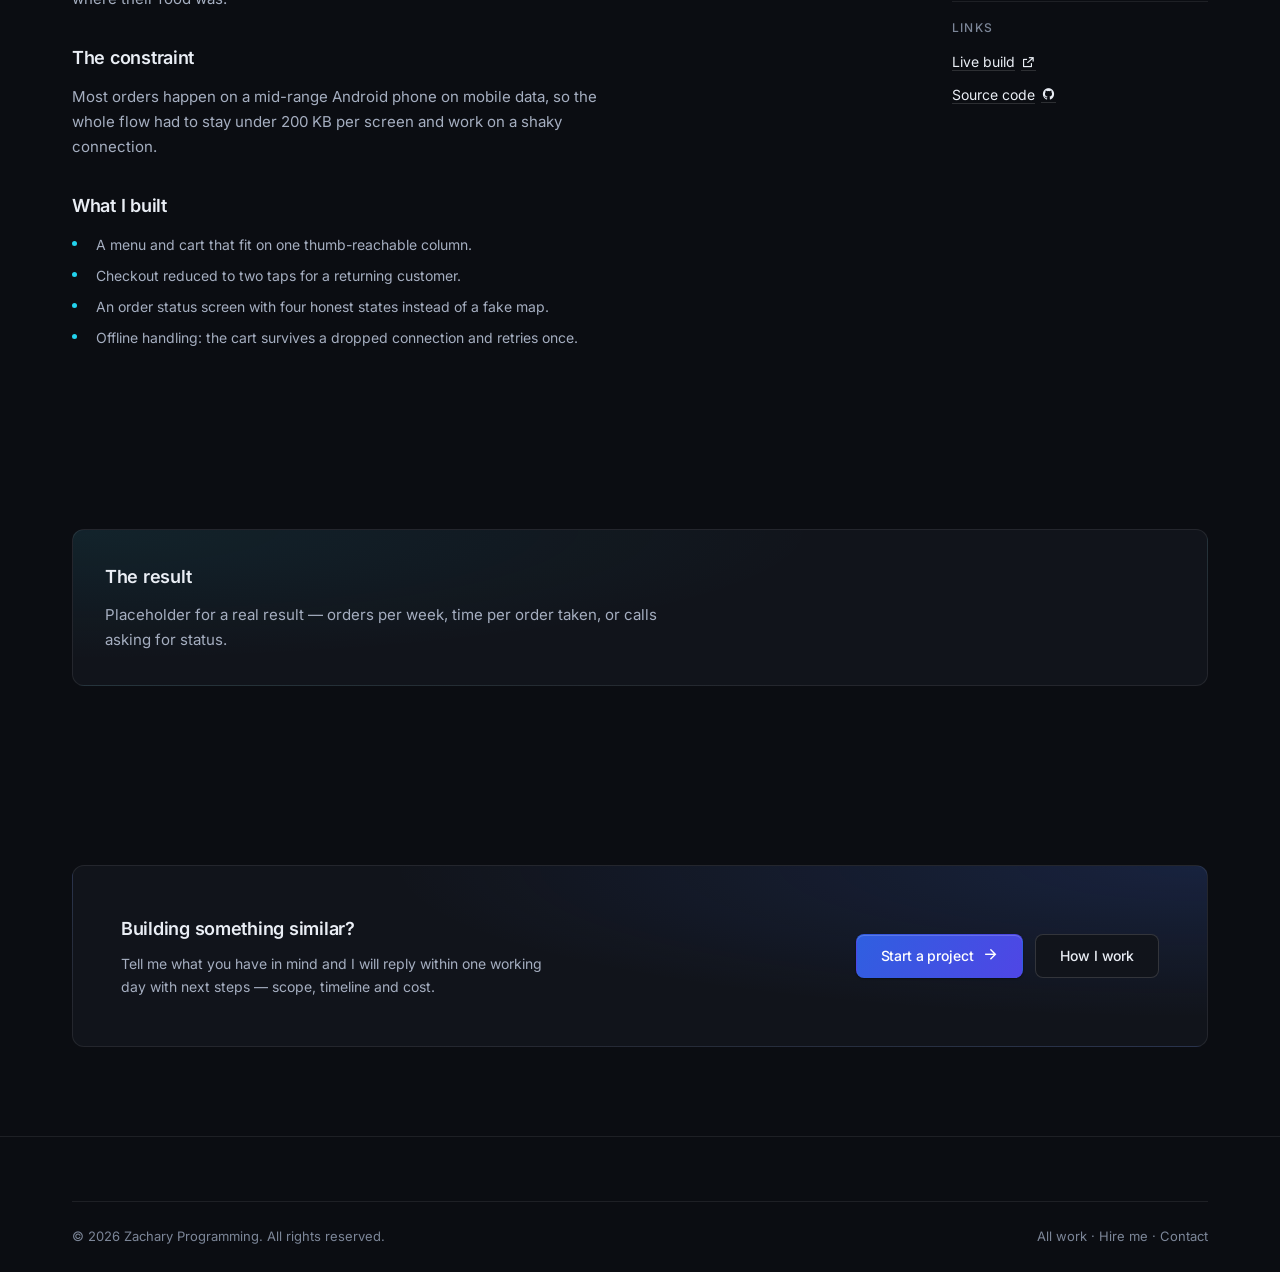
<file: work/fast-food-app.html>
<!doctype html>
<!--
  ============================================================================
  work/fast-food-app.html — case study
  GENERATED by tools/build-case-studies.py from assets/projects.js.
  Edit the data, re-run the script, do not hand-edit this file.
  ============================================================================
-->
<html lang="en">
  <head>
    <meta charset="UTF-8" />
    <meta name="viewport" content="width=device-width, initial-scale=1.0" />
    <meta name="description" content="Two-tap checkout and live delivery tracking built for small screens." />
    <meta name="theme-color" content="#0B0D12" />

    <script>
      // Enables the scroll-reveal styles. Without JS, nothing is hidden.
      document.documentElement.classList.add("js");
    </script>

    <link rel="icon" href="../assets/img/favicon-32.png" sizes="32x32" />
    <link rel="icon" href="../assets/img/favicon-192.png" sizes="192x192" />
    <link rel="apple-touch-icon" href="../assets/img/apple-touch-icon.png" />

    <meta property="og:type" content="article" />
    <meta property="og:site_name" content="Zachary Programming" />
    <meta property="og:title" content="Fast Food App — case study" />
    <meta property="og:description" content="Two-tap checkout and live delivery tracking built for small screens." />
    <meta property="og:image" content="../assets/img/og-image.png" />
    <meta name="twitter:card" content="summary_large_image" />

    <link rel="preload" href="../assets/fonts/inter-latin-var.woff2" as="font" type="font/woff2" crossorigin />
    <link rel="preload" href="../assets/fonts/remix-subset.woff2" as="font" type="font/woff2" crossorigin />
    <link rel="stylesheet" href="../assets/icon-font.css" />
    <link rel="stylesheet" href="../assets/styles.css" />

    <title>Fast Food App — App case study · Zachary Programming</title>
  </head>

  <body>
    <a class="skip-link" href="#main">Skip to content</a>

    <header class="site-header" id="site-header">
      <div class="container site-header__inner">
        <a class="brand" href="../index.html" aria-label="Zachary Programming — home">
          <img class="brand__mark" src="../assets/img/logo-mark.png" alt="" width="32" height="32" fetchpriority="high" />
          <span class="brand__text">
            <span class="brand__name">Zachary</span>
            <span class="brand__sub">Programming</span>
          </span>
        </a>
        <div class="page-header__links">
          <a class="page-header__back" href="../index.html#work">
            <i class="ri-arrow-left-line" aria-hidden="true"></i>
            All work
          </a>
          <a class="btn btn--primary btn--sm" href="../index.html#contact">Start a project</a>
        </div>
      </div>
    </header>

    <main id="main">
      <section class="page-hero">
        <div class="container">
          <div class="page-hero__inner">
            <p class="eyebrow">App · 2025</p>
            <h1 class="page-hero__title">Fast Food App</h1>
            <p class="page-hero__lead">Two-tap checkout and live delivery tracking built for small screens.</p>

            <dl class="page-hero__meta">
              <div><dt>Client</dt><dd>Burger Run</dd></div>
              <div><dt>Role</dt><dd>Interface design, front-end</dd></div>
              <div><dt>Timeline</dt><dd>6 weeks</dd></div>
            </dl>
          </div>
        </div>
      </section>

      <section class="section">
        <div class="container">
          <figure class="case-shot" data-reveal>
            <img src="../assets/img/fast-food-app.webp" alt="Fast food app screens with a burger order and delivery tracking." width="900" height="600" fetchpriority="high" />
          </figure>
        </div>
      </section>

      <section class="section">
        <div class="container case-body" data-reveal>
          <div class="case-body__main">
            <h2 class="case-h2">The brief</h2>
            <p>Orders arrived through three channels and were written on paper. The kitchen found out what to cook from a phone call, and customers called back to ask where their food was.</p>

            <h2 class="case-h2">The constraint</h2>
            <p>Most orders happen on a mid-range Android phone on mobile data, so the whole flow had to stay under 200 KB per screen and work on a shaky connection.</p>

            <h2 class="case-h2">What I built</h2>
            <ul class="case-list">
              <li>A menu and cart that fit on one thumb-reachable column.</li>
              <li>Checkout reduced to two taps for a returning customer.</li>
              <li>An order status screen with four honest states instead of a fake map.</li>
              <li>Offline handling: the cart survives a dropped connection and retries once.</li>
            </ul>
          </div>

          <aside class="case-aside" aria-label="Project details">
            <div class="case-aside__block">
              <h2 class="case-aside__title">Stack</h2>
              <ul class="tag-list">
                <li>Figma</li>
                <li>JavaScript</li>
                <li>CSS</li>
              </ul>
            </div>

            <div class="case-aside__block">
              <h2 class="case-aside__title">Links</h2>
              <ul class="case-links">
                <li><a href="#" target="_blank" rel="noopener noreferrer">Live build <i class="ri-external-link-line" aria-hidden="true"></i></a></li>
                <li><a href="#" target="_blank" rel="noopener noreferrer">Source code <i class="ri-github-fill" aria-hidden="true"></i></a></li>
              </ul>
            </div>
          </aside>
        </div>
      </section>

      <section class="section">
        <div class="container">
          <div class="case-result" data-reveal>
            <h2 class="case-h2">The result</h2>
            <p>Placeholder for a real result — orders per week, time per order taken, or calls asking for status.</p>
          </div>
        </div>
      </section>

      <section class="section">
        <div class="container">
          <div class="cta-band" data-reveal>
            <div>
              <h2 class="cta-band__title">Building something similar?</h2>
              <p class="cta-band__text">
                Tell me what you have in mind and I will reply within one working
                day with next steps — scope, timeline and cost.
              </p>
            </div>
            <div class="cta-band__actions">
              <a class="btn btn--primary" href="../index.html#contact">
                Start a project
                <i class="ri-arrow-right-line" aria-hidden="true"></i>
              </a>
              <a class="btn btn--ghost" href="../hire.html">How I work</a>
            </div>
          </div>
        </div>
      </section>
    </main>

    <footer class="site-footer">
      <div class="container">
        <div class="site-footer__bottom">
          <p>© <span id="year">2026</span> Zachary Programming. All rights reserved.</p>
          <p>
            <a href="../index.html#work">All work</a> ·
            <a href="../hire.html">Hire me</a> ·
            <a href="../index.html#contact">Contact</a>
          </p>
        </div>
      </div>
    </footer>

    <script defer src="../assets/main.js"></script>
  </body>
</html>
</file>
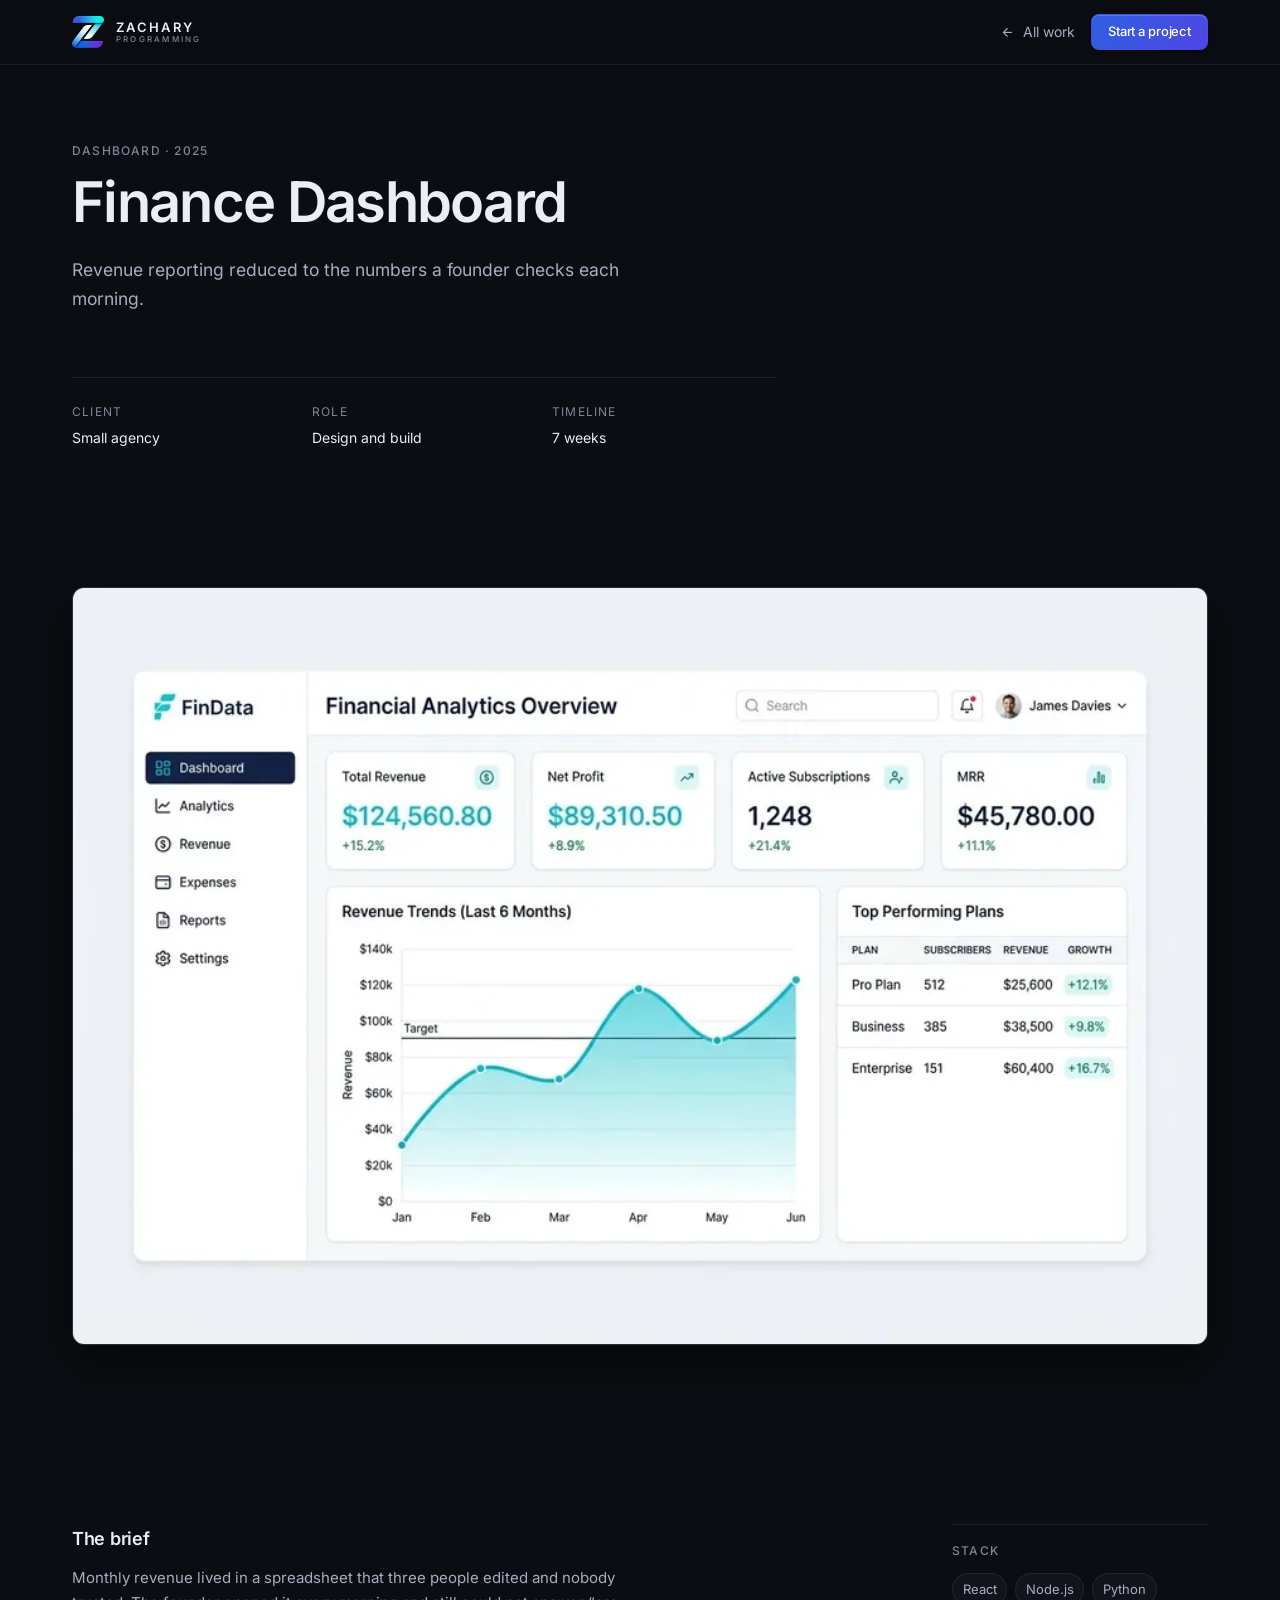
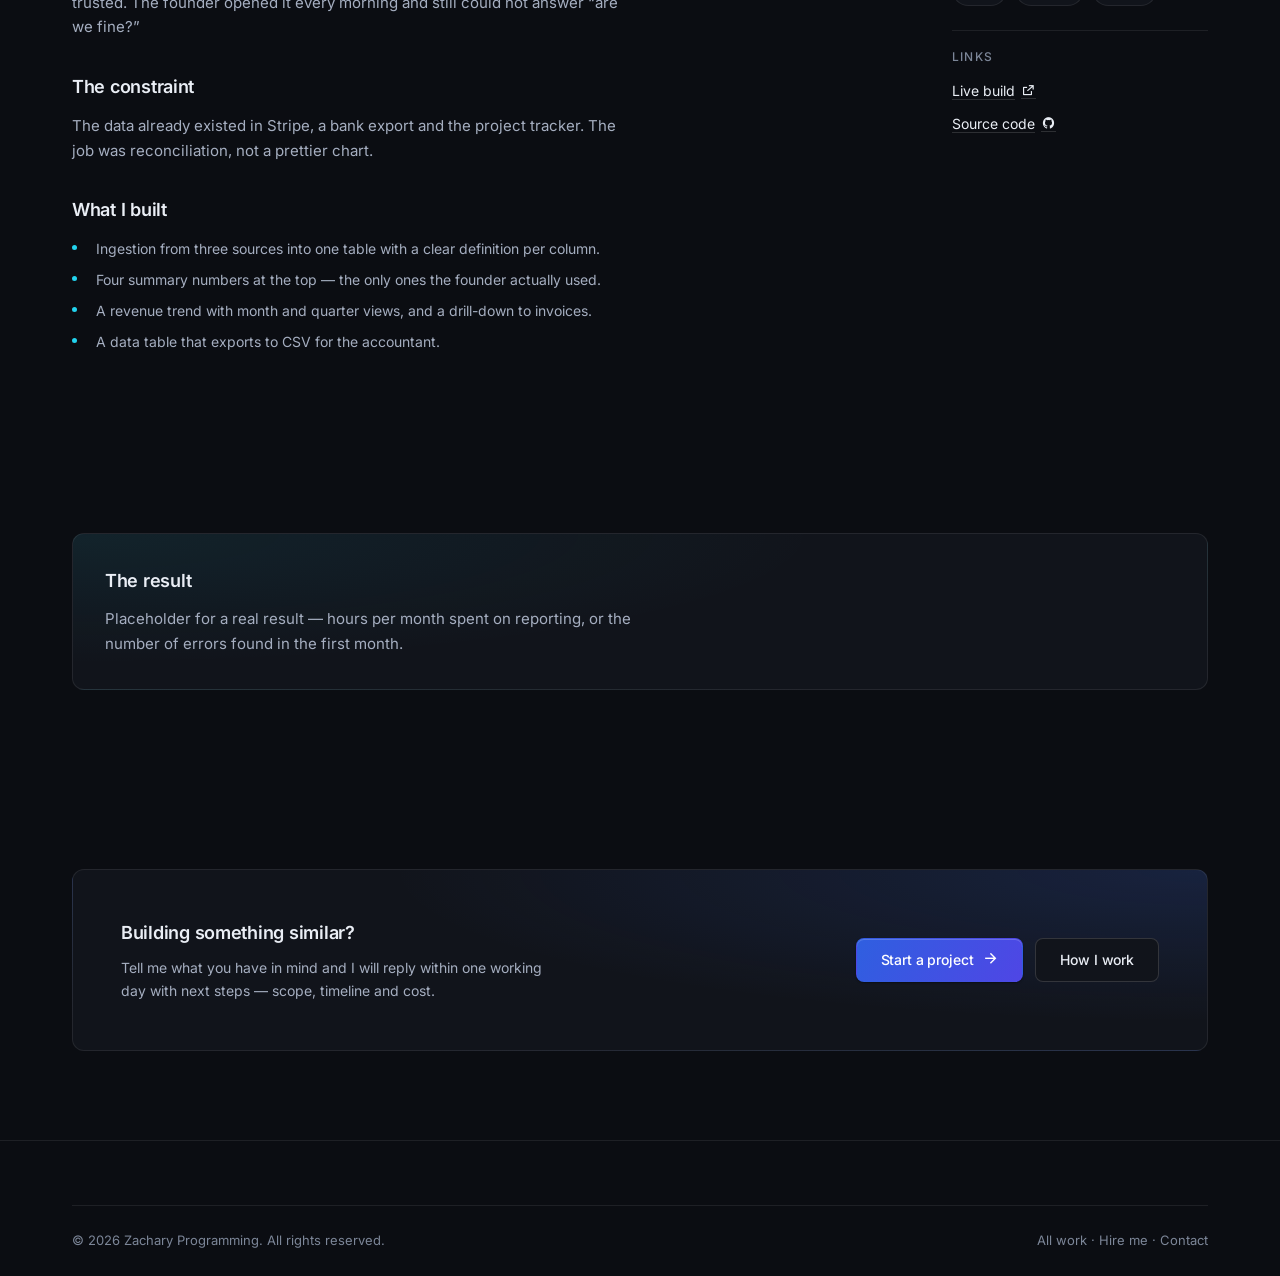
<file: work/finance-dashboard.html>
<!doctype html>
<!--
  ============================================================================
  work/finance-dashboard.html — case study
  GENERATED by tools/build-case-studies.py from assets/projects.js.
  Edit the data, re-run the script, do not hand-edit this file.
  ============================================================================
-->
<html lang="en">
  <head>
    <meta charset="UTF-8" />
    <meta name="viewport" content="width=device-width, initial-scale=1.0" />
    <meta name="description" content="Revenue reporting reduced to the numbers a founder checks each morning." />
    <meta name="theme-color" content="#0B0D12" />

    <script>
      // Enables the scroll-reveal styles. Without JS, nothing is hidden.
      document.documentElement.classList.add("js");
    </script>

    <link rel="icon" href="../assets/img/favicon-32.png" sizes="32x32" />
    <link rel="icon" href="../assets/img/favicon-192.png" sizes="192x192" />
    <link rel="apple-touch-icon" href="../assets/img/apple-touch-icon.png" />

    <meta property="og:type" content="article" />
    <meta property="og:site_name" content="Zachary Programming" />
    <meta property="og:title" content="Finance Dashboard — case study" />
    <meta property="og:description" content="Revenue reporting reduced to the numbers a founder checks each morning." />
    <meta property="og:image" content="../assets/img/og-image.png" />
    <meta name="twitter:card" content="summary_large_image" />

    <link rel="preload" href="../assets/fonts/inter-latin-var.woff2" as="font" type="font/woff2" crossorigin />
    <link rel="preload" href="../assets/fonts/remix-subset.woff2" as="font" type="font/woff2" crossorigin />
    <link rel="stylesheet" href="../assets/icon-font.css" />
    <link rel="stylesheet" href="../assets/styles.css" />

    <title>Finance Dashboard — Dashboard case study · Zachary Programming</title>
  </head>

  <body>
    <a class="skip-link" href="#main">Skip to content</a>

    <header class="site-header" id="site-header">
      <div class="container site-header__inner">
        <a class="brand" href="../index.html" aria-label="Zachary Programming — home">
          <img class="brand__mark" src="../assets/img/logo-mark.png" alt="" width="32" height="32" fetchpriority="high" />
          <span class="brand__text">
            <span class="brand__name">Zachary</span>
            <span class="brand__sub">Programming</span>
          </span>
        </a>
        <div class="page-header__links">
          <a class="page-header__back" href="../index.html#work">
            <i class="ri-arrow-left-line" aria-hidden="true"></i>
            All work
          </a>
          <a class="btn btn--primary btn--sm" href="../index.html#contact">Start a project</a>
        </div>
      </div>
    </header>

    <main id="main">
      <section class="page-hero">
        <div class="container">
          <div class="page-hero__inner">
            <p class="eyebrow">Dashboard · 2025</p>
            <h1 class="page-hero__title">Finance Dashboard</h1>
            <p class="page-hero__lead">Revenue reporting reduced to the numbers a founder checks each morning.</p>

            <dl class="page-hero__meta">
              <div><dt>Client</dt><dd>Small agency</dd></div>
              <div><dt>Role</dt><dd>Design and build</dd></div>
              <div><dt>Timeline</dt><dd>7 weeks</dd></div>
            </dl>
          </div>
        </div>
      </section>

      <section class="section">
        <div class="container">
          <figure class="case-shot" data-reveal>
            <img src="../assets/img/finance-dashboard.webp" alt="Finance dashboard with a revenue chart, summary cards and a data table." width="900" height="600" fetchpriority="high" />
          </figure>
        </div>
      </section>

      <section class="section">
        <div class="container case-body" data-reveal>
          <div class="case-body__main">
            <h2 class="case-h2">The brief</h2>
            <p>Monthly revenue lived in a spreadsheet that three people edited and nobody trusted. The founder opened it every morning and still could not answer “are we fine?”</p>

            <h2 class="case-h2">The constraint</h2>
            <p>The data already existed in Stripe, a bank export and the project tracker. The job was reconciliation, not a prettier chart.</p>

            <h2 class="case-h2">What I built</h2>
            <ul class="case-list">
              <li>Ingestion from three sources into one table with a clear definition per column.</li>
              <li>Four summary numbers at the top — the only ones the founder actually used.</li>
              <li>A revenue trend with month and quarter views, and a drill-down to invoices.</li>
              <li>A data table that exports to CSV for the accountant.</li>
            </ul>
          </div>

          <aside class="case-aside" aria-label="Project details">
            <div class="case-aside__block">
              <h2 class="case-aside__title">Stack</h2>
              <ul class="tag-list">
                <li>React</li>
                <li>Node.js</li>
                <li>Python</li>
              </ul>
            </div>

            <div class="case-aside__block">
              <h2 class="case-aside__title">Links</h2>
              <ul class="case-links">
                <li><a href="#" target="_blank" rel="noopener noreferrer">Live build <i class="ri-external-link-line" aria-hidden="true"></i></a></li>
                <li><a href="#" target="_blank" rel="noopener noreferrer">Source code <i class="ri-github-fill" aria-hidden="true"></i></a></li>
              </ul>
            </div>
          </aside>
        </div>
      </section>

      <section class="section">
        <div class="container">
          <div class="case-result" data-reveal>
            <h2 class="case-h2">The result</h2>
            <p>Placeholder for a real result — hours per month spent on reporting, or the number of errors found in the first month.</p>
          </div>
        </div>
      </section>

      <section class="section">
        <div class="container">
          <div class="cta-band" data-reveal>
            <div>
              <h2 class="cta-band__title">Building something similar?</h2>
              <p class="cta-band__text">
                Tell me what you have in mind and I will reply within one working
                day with next steps — scope, timeline and cost.
              </p>
            </div>
            <div class="cta-band__actions">
              <a class="btn btn--primary" href="../index.html#contact">
                Start a project
                <i class="ri-arrow-right-line" aria-hidden="true"></i>
              </a>
              <a class="btn btn--ghost" href="../hire.html">How I work</a>
            </div>
          </div>
        </div>
      </section>
    </main>

    <footer class="site-footer">
      <div class="container">
        <div class="site-footer__bottom">
          <p>© <span id="year">2026</span> Zachary Programming. All rights reserved.</p>
          <p>
            <a href="../index.html#work">All work</a> ·
            <a href="../hire.html">Hire me</a> ·
            <a href="../index.html#contact">Contact</a>
          </p>
        </div>
      </div>
    </footer>

    <script defer src="../assets/main.js"></script>
  </body>
</html>
</file>
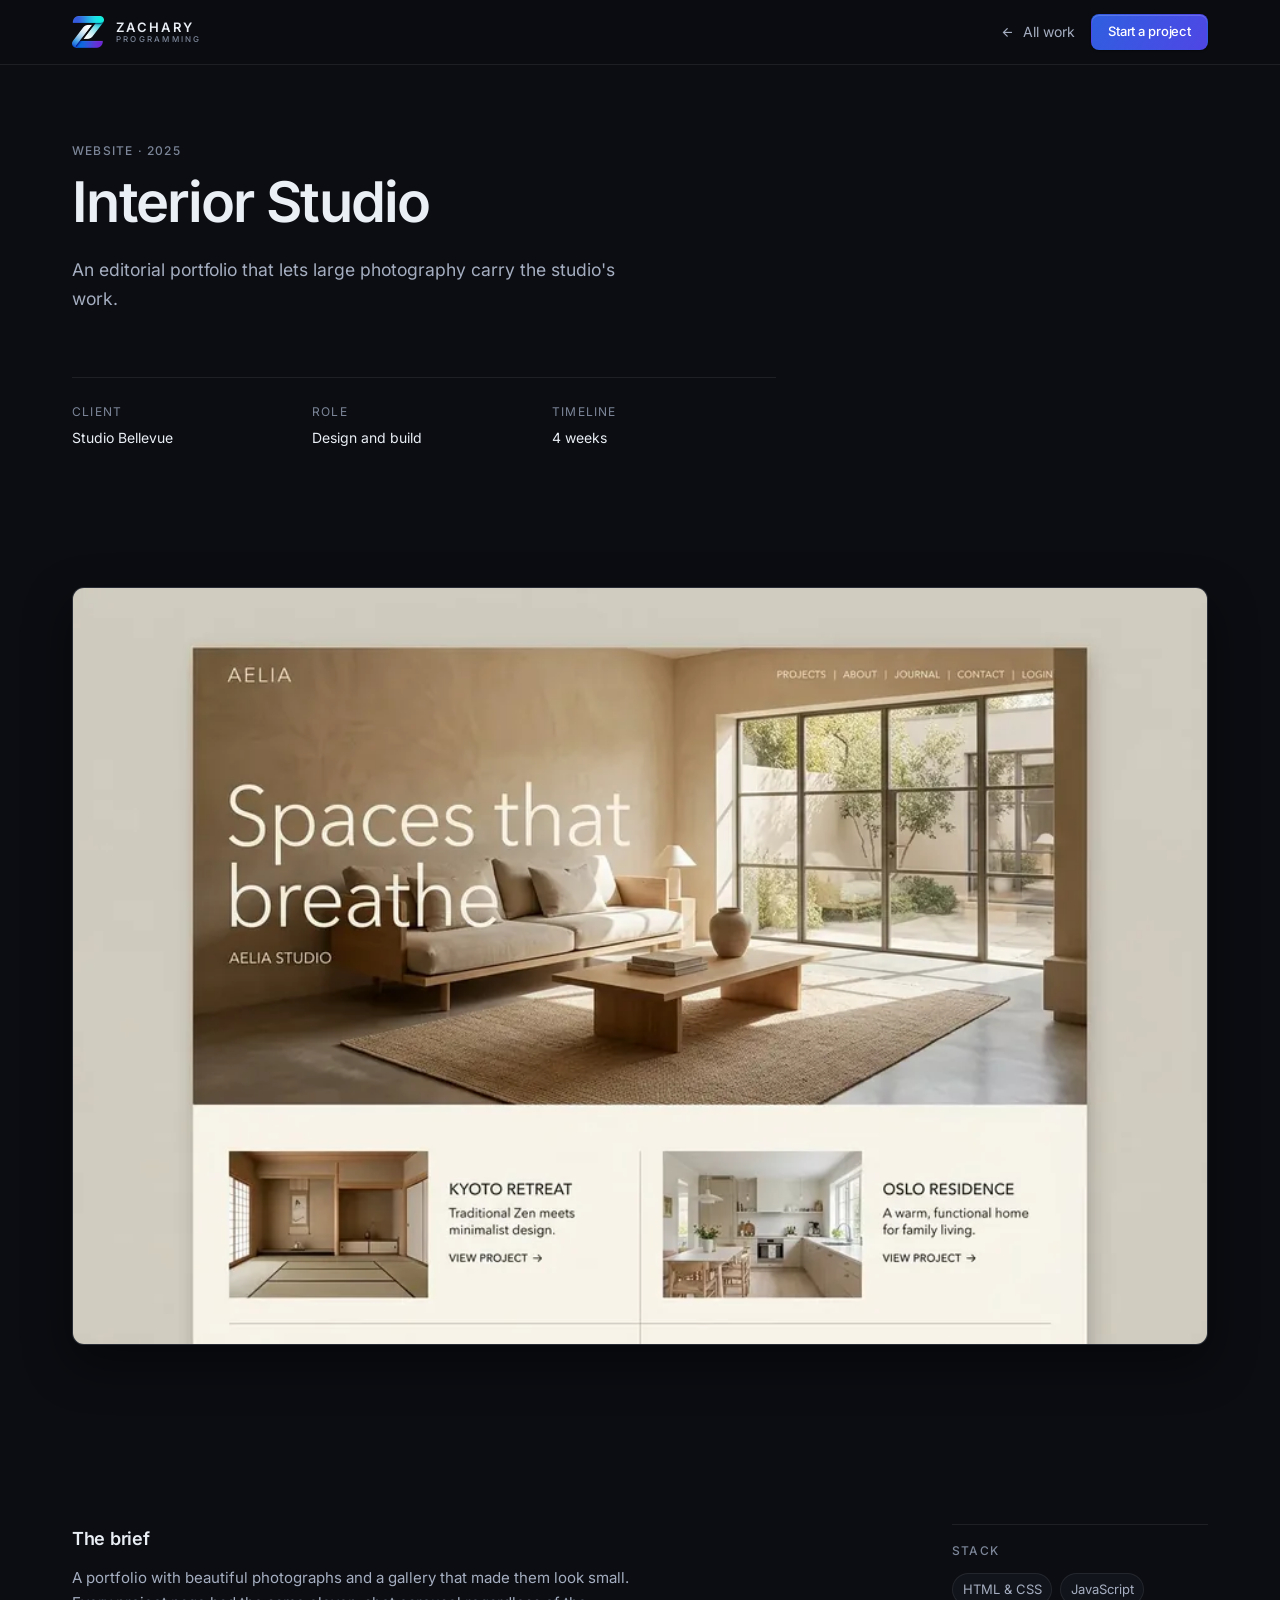
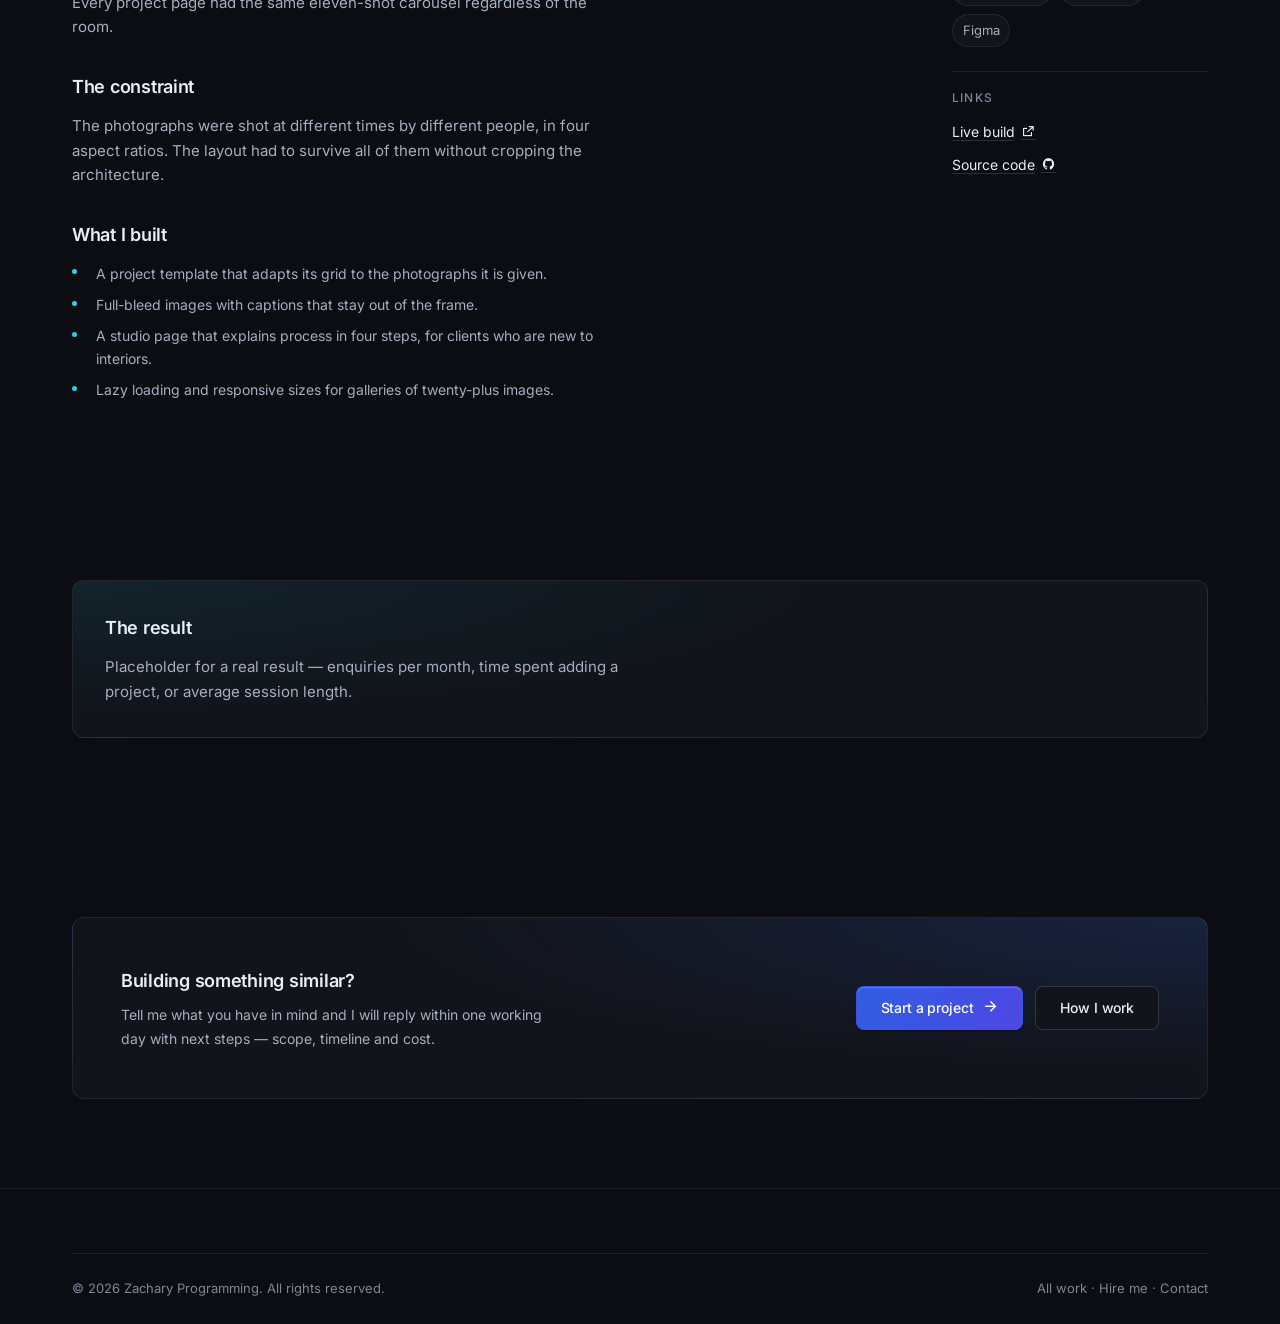
<file: work/interior-studio.html>
<!doctype html>
<!--
  ============================================================================
  work/interior-studio.html — case study
  GENERATED by tools/build-case-studies.py from assets/projects.js.
  Edit the data, re-run the script, do not hand-edit this file.
  ============================================================================
-->
<html lang="en">
  <head>
    <meta charset="UTF-8" />
    <meta name="viewport" content="width=device-width, initial-scale=1.0" />
    <meta name="description" content="An editorial portfolio that lets large photography carry the studio's work." />
    <meta name="theme-color" content="#0B0D12" />

    <script>
      // Enables the scroll-reveal styles. Without JS, nothing is hidden.
      document.documentElement.classList.add("js");
    </script>

    <link rel="icon" href="../assets/img/favicon-32.png" sizes="32x32" />
    <link rel="icon" href="../assets/img/favicon-192.png" sizes="192x192" />
    <link rel="apple-touch-icon" href="../assets/img/apple-touch-icon.png" />

    <meta property="og:type" content="article" />
    <meta property="og:site_name" content="Zachary Programming" />
    <meta property="og:title" content="Interior Studio — case study" />
    <meta property="og:description" content="An editorial portfolio that lets large photography carry the studio's work." />
    <meta property="og:image" content="../assets/img/og-image.png" />
    <meta name="twitter:card" content="summary_large_image" />

    <link rel="preload" href="../assets/fonts/inter-latin-var.woff2" as="font" type="font/woff2" crossorigin />
    <link rel="preload" href="../assets/fonts/remix-subset.woff2" as="font" type="font/woff2" crossorigin />
    <link rel="stylesheet" href="../assets/icon-font.css" />
    <link rel="stylesheet" href="../assets/styles.css" />

    <title>Interior Studio — Website case study · Zachary Programming</title>
  </head>

  <body>
    <a class="skip-link" href="#main">Skip to content</a>

    <header class="site-header" id="site-header">
      <div class="container site-header__inner">
        <a class="brand" href="../index.html" aria-label="Zachary Programming — home">
          <img class="brand__mark" src="../assets/img/logo-mark.png" alt="" width="32" height="32" fetchpriority="high" />
          <span class="brand__text">
            <span class="brand__name">Zachary</span>
            <span class="brand__sub">Programming</span>
          </span>
        </a>
        <div class="page-header__links">
          <a class="page-header__back" href="../index.html#work">
            <i class="ri-arrow-left-line" aria-hidden="true"></i>
            All work
          </a>
          <a class="btn btn--primary btn--sm" href="../index.html#contact">Start a project</a>
        </div>
      </div>
    </header>

    <main id="main">
      <section class="page-hero">
        <div class="container">
          <div class="page-hero__inner">
            <p class="eyebrow">Website · 2025</p>
            <h1 class="page-hero__title">Interior Studio</h1>
            <p class="page-hero__lead">An editorial portfolio that lets large photography carry the studio's work.</p>

            <dl class="page-hero__meta">
              <div><dt>Client</dt><dd>Studio Bellevue</dd></div>
              <div><dt>Role</dt><dd>Design and build</dd></div>
              <div><dt>Timeline</dt><dd>4 weeks</dd></div>
            </dl>
          </div>
        </div>
      </section>

      <section class="section">
        <div class="container">
          <figure class="case-shot" data-reveal>
            <img src="../assets/img/interior-studio.webp" alt="Interior design studio site with a sunlit living room and a project grid." width="900" height="600" fetchpriority="high" />
          </figure>
        </div>
      </section>

      <section class="section">
        <div class="container case-body" data-reveal>
          <div class="case-body__main">
            <h2 class="case-h2">The brief</h2>
            <p>A portfolio with beautiful photographs and a gallery that made them look small. Every project page had the same eleven-shot carousel regardless of the room.</p>

            <h2 class="case-h2">The constraint</h2>
            <p>The photographs were shot at different times by different people, in four aspect ratios. The layout had to survive all of them without cropping the architecture.</p>

            <h2 class="case-h2">What I built</h2>
            <ul class="case-list">
              <li>A project template that adapts its grid to the photographs it is given.</li>
              <li>Full-bleed images with captions that stay out of the frame.</li>
              <li>A studio page that explains process in four steps, for clients who are new to interiors.</li>
              <li>Lazy loading and responsive sizes for galleries of twenty-plus images.</li>
            </ul>
          </div>

          <aside class="case-aside" aria-label="Project details">
            <div class="case-aside__block">
              <h2 class="case-aside__title">Stack</h2>
              <ul class="tag-list">
                <li>HTML & CSS</li>
                <li>JavaScript</li>
                <li>Figma</li>
              </ul>
            </div>

            <div class="case-aside__block">
              <h2 class="case-aside__title">Links</h2>
              <ul class="case-links">
                <li><a href="#" target="_blank" rel="noopener noreferrer">Live build <i class="ri-external-link-line" aria-hidden="true"></i></a></li>
                <li><a href="#" target="_blank" rel="noopener noreferrer">Source code <i class="ri-github-fill" aria-hidden="true"></i></a></li>
              </ul>
            </div>
          </aside>
        </div>
      </section>

      <section class="section">
        <div class="container">
          <div class="case-result" data-reveal>
            <h2 class="case-h2">The result</h2>
            <p>Placeholder for a real result — enquiries per month, time spent adding a project, or average session length.</p>
          </div>
        </div>
      </section>

      <section class="section">
        <div class="container">
          <div class="cta-band" data-reveal>
            <div>
              <h2 class="cta-band__title">Building something similar?</h2>
              <p class="cta-band__text">
                Tell me what you have in mind and I will reply within one working
                day with next steps — scope, timeline and cost.
              </p>
            </div>
            <div class="cta-band__actions">
              <a class="btn btn--primary" href="../index.html#contact">
                Start a project
                <i class="ri-arrow-right-line" aria-hidden="true"></i>
              </a>
              <a class="btn btn--ghost" href="../hire.html">How I work</a>
            </div>
          </div>
        </div>
      </section>
    </main>

    <footer class="site-footer">
      <div class="container">
        <div class="site-footer__bottom">
          <p>© <span id="year">2026</span> Zachary Programming. All rights reserved.</p>
          <p>
            <a href="../index.html#work">All work</a> ·
            <a href="../hire.html">Hire me</a> ·
            <a href="../index.html#contact">Contact</a>
          </p>
        </div>
      </div>
    </footer>

    <script defer src="../assets/main.js"></script>
  </body>
</html>
</file>
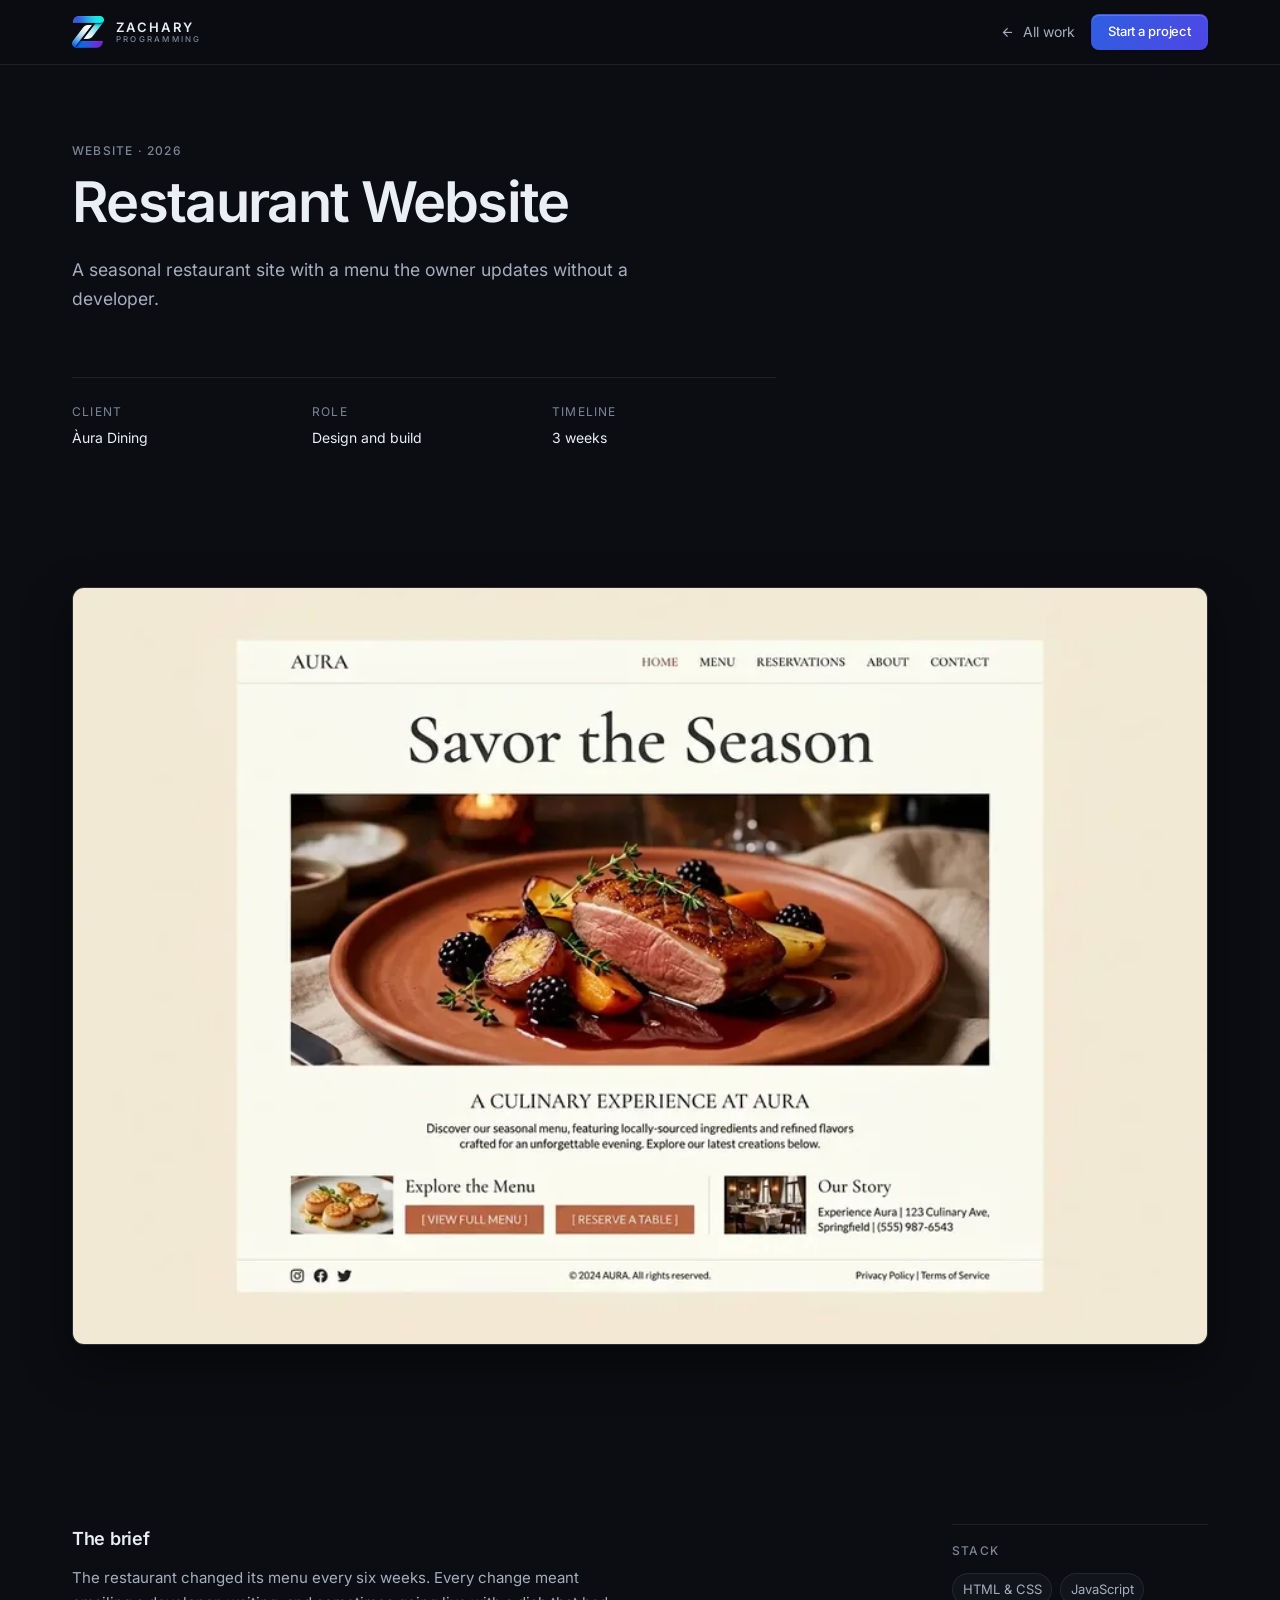
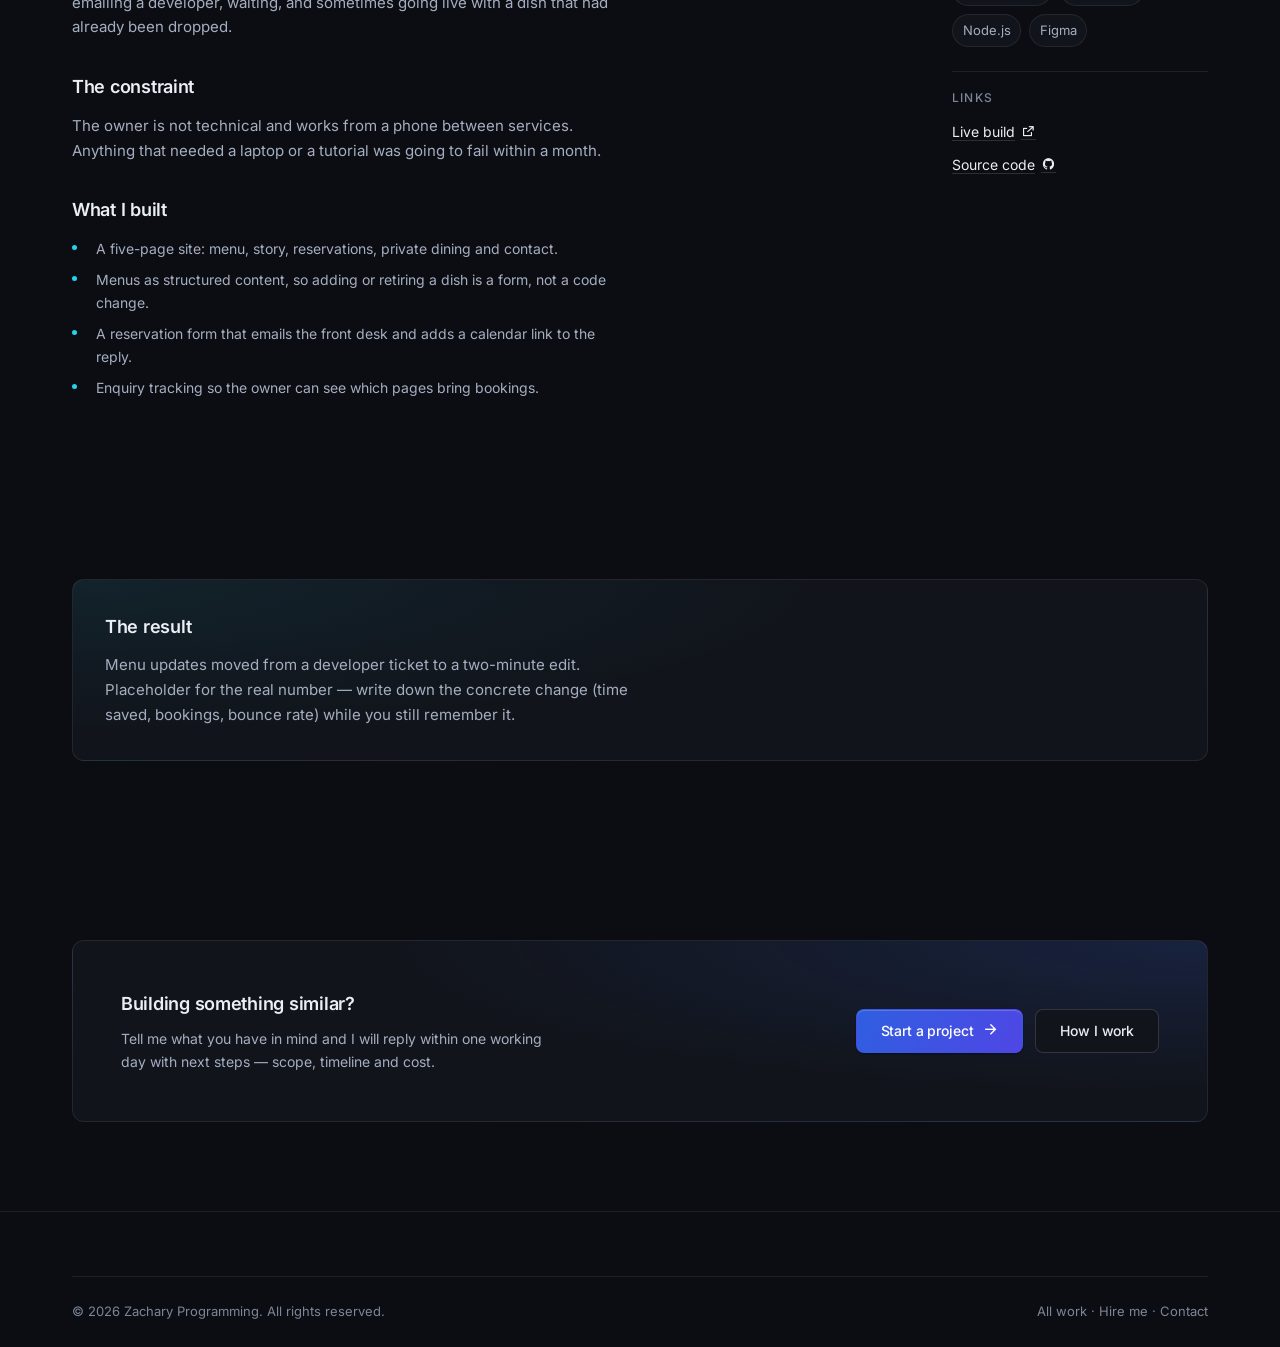
<file: work/restaurant-website.html>
<!doctype html>
<!--
  ============================================================================
  work/restaurant-website.html — case study
  GENERATED by tools/build-case-studies.py from assets/projects.js.
  Edit the data, re-run the script, do not hand-edit this file.
  ============================================================================
-->
<html lang="en">
  <head>
    <meta charset="UTF-8" />
    <meta name="viewport" content="width=device-width, initial-scale=1.0" />
    <meta name="description" content="A seasonal restaurant site with a menu the owner updates without a developer." />
    <meta name="theme-color" content="#0B0D12" />

    <script>
      // Enables the scroll-reveal styles. Without JS, nothing is hidden.
      document.documentElement.classList.add("js");
    </script>

    <link rel="icon" href="../assets/img/favicon-32.png" sizes="32x32" />
    <link rel="icon" href="../assets/img/favicon-192.png" sizes="192x192" />
    <link rel="apple-touch-icon" href="../assets/img/apple-touch-icon.png" />

    <meta property="og:type" content="article" />
    <meta property="og:site_name" content="Zachary Programming" />
    <meta property="og:title" content="Restaurant Website — case study" />
    <meta property="og:description" content="A seasonal restaurant site with a menu the owner updates without a developer." />
    <meta property="og:image" content="../assets/img/og-image.png" />
    <meta name="twitter:card" content="summary_large_image" />

    <link rel="preload" href="../assets/fonts/inter-latin-var.woff2" as="font" type="font/woff2" crossorigin />
    <link rel="preload" href="../assets/fonts/remix-subset.woff2" as="font" type="font/woff2" crossorigin />
    <link rel="stylesheet" href="../assets/icon-font.css" />
    <link rel="stylesheet" href="../assets/styles.css" />

    <title>Restaurant Website — Website case study · Zachary Programming</title>
  </head>

  <body>
    <a class="skip-link" href="#main">Skip to content</a>

    <header class="site-header" id="site-header">
      <div class="container site-header__inner">
        <a class="brand" href="../index.html" aria-label="Zachary Programming — home">
          <img class="brand__mark" src="../assets/img/logo-mark.png" alt="" width="32" height="32" fetchpriority="high" />
          <span class="brand__text">
            <span class="brand__name">Zachary</span>
            <span class="brand__sub">Programming</span>
          </span>
        </a>
        <div class="page-header__links">
          <a class="page-header__back" href="../index.html#work">
            <i class="ri-arrow-left-line" aria-hidden="true"></i>
            All work
          </a>
          <a class="btn btn--primary btn--sm" href="../index.html#contact">Start a project</a>
        </div>
      </div>
    </header>

    <main id="main">
      <section class="page-hero">
        <div class="container">
          <div class="page-hero__inner">
            <p class="eyebrow">Website · 2026</p>
            <h1 class="page-hero__title">Restaurant Website</h1>
            <p class="page-hero__lead">A seasonal restaurant site with a menu the owner updates without a developer.</p>

            <dl class="page-hero__meta">
              <div><dt>Client</dt><dd>Àura Dining</dd></div>
              <div><dt>Role</dt><dd>Design and build</dd></div>
              <div><dt>Timeline</dt><dd>3 weeks</dd></div>
            </dl>
          </div>
        </div>
      </section>

      <section class="section">
        <div class="container">
          <figure class="case-shot" data-reveal>
            <img src="../assets/img/restaurant-website.webp" alt="Restaurant homepage with a plated dish and a serif headline." width="900" height="600" fetchpriority="high" />
          </figure>
        </div>
      </section>

      <section class="section">
        <div class="container case-body" data-reveal>
          <div class="case-body__main">
            <h2 class="case-h2">The brief</h2>
            <p>The restaurant changed its menu every six weeks. Every change meant emailing a developer, waiting, and sometimes going live with a dish that had already been dropped.</p>

            <h2 class="case-h2">The constraint</h2>
            <p>The owner is not technical and works from a phone between services. Anything that needed a laptop or a tutorial was going to fail within a month.</p>

            <h2 class="case-h2">What I built</h2>
            <ul class="case-list">
              <li>A five-page site: menu, story, reservations, private dining and contact.</li>
              <li>Menus as structured content, so adding or retiring a dish is a form, not a code change.</li>
              <li>A reservation form that emails the front desk and adds a calendar link to the reply.</li>
              <li>Enquiry tracking so the owner can see which pages bring bookings.</li>
            </ul>
          </div>

          <aside class="case-aside" aria-label="Project details">
            <div class="case-aside__block">
              <h2 class="case-aside__title">Stack</h2>
              <ul class="tag-list">
                <li>HTML & CSS</li>
                <li>JavaScript</li>
                <li>Node.js</li>
                <li>Figma</li>
              </ul>
            </div>

            <div class="case-aside__block">
              <h2 class="case-aside__title">Links</h2>
              <ul class="case-links">
                <li><a href="#" target="_blank" rel="noopener noreferrer">Live build <i class="ri-external-link-line" aria-hidden="true"></i></a></li>
                <li><a href="#" target="_blank" rel="noopener noreferrer">Source code <i class="ri-github-fill" aria-hidden="true"></i></a></li>
              </ul>
            </div>
          </aside>
        </div>
      </section>

      <section class="section">
        <div class="container">
          <div class="case-result" data-reveal>
            <h2 class="case-h2">The result</h2>
            <p>Menu updates moved from a developer ticket to a two-minute edit. Placeholder for the real number — write down the concrete change (time saved, bookings, bounce rate) while you still remember it.</p>
          </div>
        </div>
      </section>

      <section class="section">
        <div class="container">
          <div class="cta-band" data-reveal>
            <div>
              <h2 class="cta-band__title">Building something similar?</h2>
              <p class="cta-band__text">
                Tell me what you have in mind and I will reply within one working
                day with next steps — scope, timeline and cost.
              </p>
            </div>
            <div class="cta-band__actions">
              <a class="btn btn--primary" href="../index.html#contact">
                Start a project
                <i class="ri-arrow-right-line" aria-hidden="true"></i>
              </a>
              <a class="btn btn--ghost" href="../hire.html">How I work</a>
            </div>
          </div>
        </div>
      </section>
    </main>

    <footer class="site-footer">
      <div class="container">
        <div class="site-footer__bottom">
          <p>© <span id="year">2026</span> Zachary Programming. All rights reserved.</p>
          <p>
            <a href="../index.html#work">All work</a> ·
            <a href="../hire.html">Hire me</a> ·
            <a href="../index.html#contact">Contact</a>
          </p>
        </div>
      </div>
    </footer>

    <script defer src="../assets/main.js"></script>
  </body>
</html>
</file>
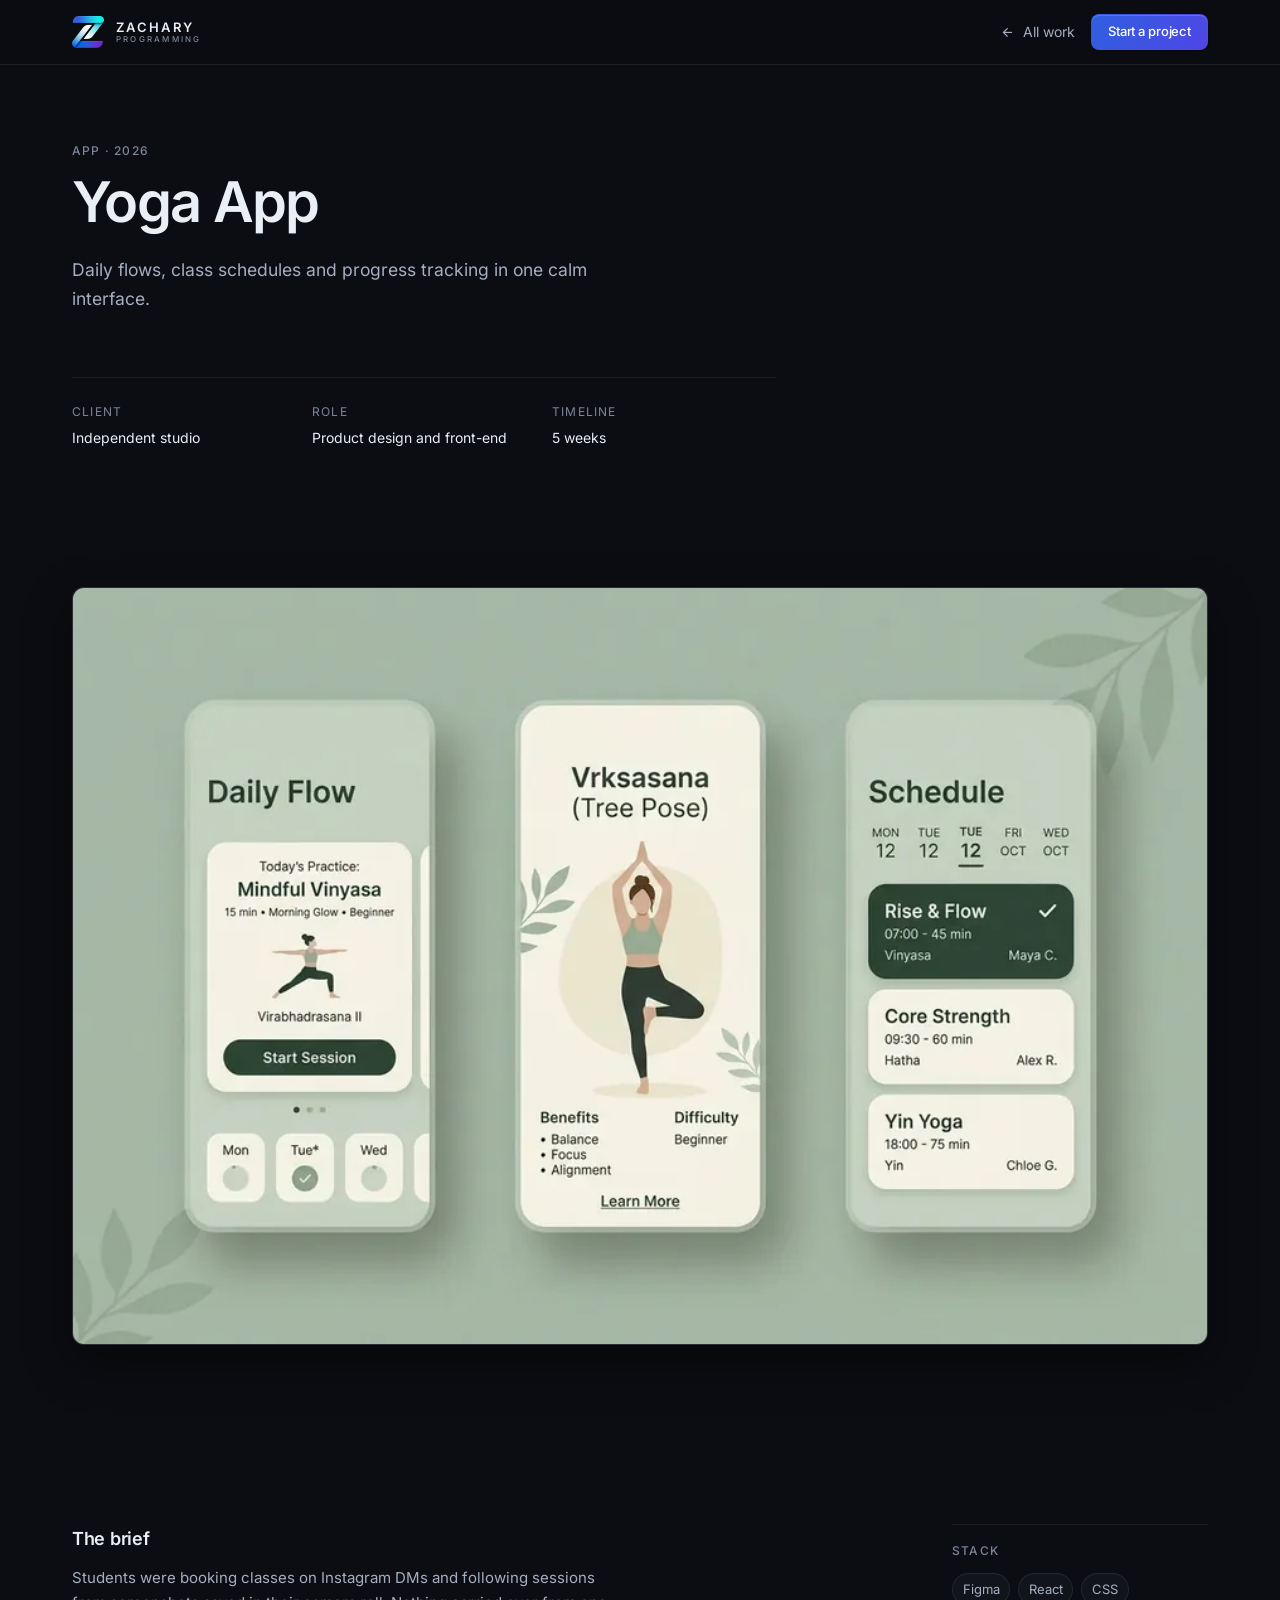
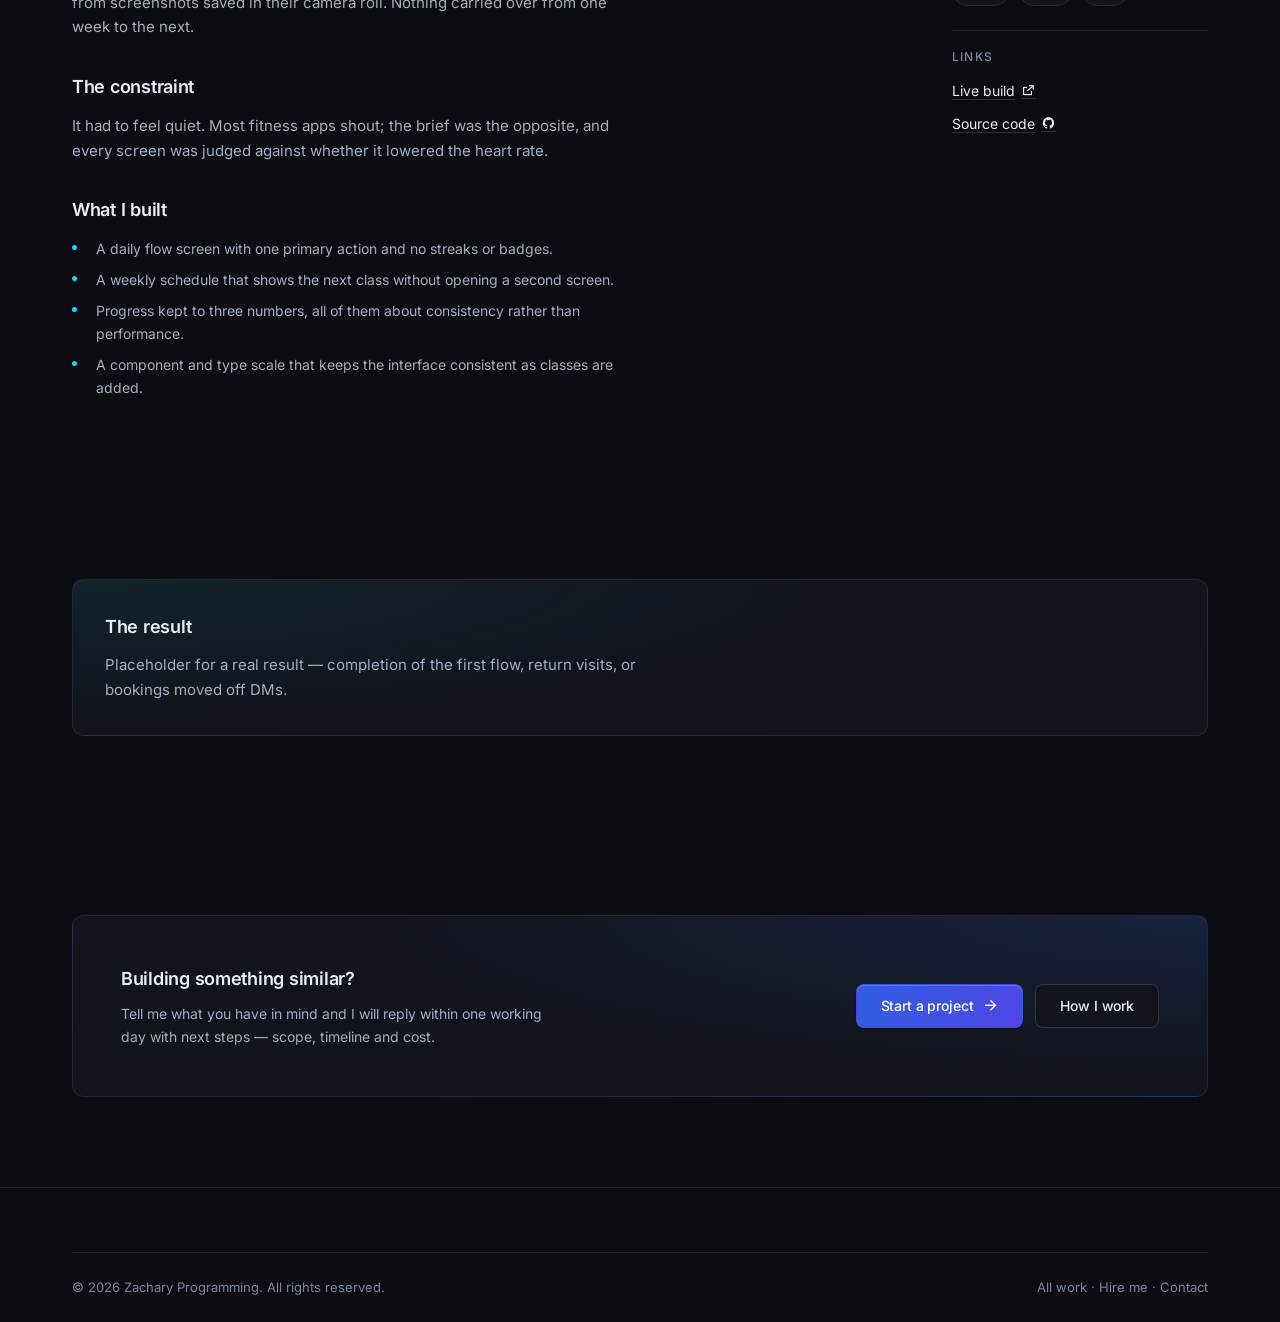
<file: work/yoga-app.html>
<!doctype html>
<!--
  ============================================================================
  work/yoga-app.html — case study
  GENERATED by tools/build-case-studies.py from assets/projects.js.
  Edit the data, re-run the script, do not hand-edit this file.
  ============================================================================
-->
<html lang="en">
  <head>
    <meta charset="UTF-8" />
    <meta name="viewport" content="width=device-width, initial-scale=1.0" />
    <meta name="description" content="Daily flows, class schedules and progress tracking in one calm interface." />
    <meta name="theme-color" content="#0B0D12" />

    <script>
      // Enables the scroll-reveal styles. Without JS, nothing is hidden.
      document.documentElement.classList.add("js");
    </script>

    <link rel="icon" href="../assets/img/favicon-32.png" sizes="32x32" />
    <link rel="icon" href="../assets/img/favicon-192.png" sizes="192x192" />
    <link rel="apple-touch-icon" href="../assets/img/apple-touch-icon.png" />

    <meta property="og:type" content="article" />
    <meta property="og:site_name" content="Zachary Programming" />
    <meta property="og:title" content="Yoga App — case study" />
    <meta property="og:description" content="Daily flows, class schedules and progress tracking in one calm interface." />
    <meta property="og:image" content="../assets/img/og-image.png" />
    <meta name="twitter:card" content="summary_large_image" />

    <link rel="preload" href="../assets/fonts/inter-latin-var.woff2" as="font" type="font/woff2" crossorigin />
    <link rel="preload" href="../assets/fonts/remix-subset.woff2" as="font" type="font/woff2" crossorigin />
    <link rel="stylesheet" href="../assets/icon-font.css" />
    <link rel="stylesheet" href="../assets/styles.css" />

    <title>Yoga App — App case study · Zachary Programming</title>
  </head>

  <body>
    <a class="skip-link" href="#main">Skip to content</a>

    <header class="site-header" id="site-header">
      <div class="container site-header__inner">
        <a class="brand" href="../index.html" aria-label="Zachary Programming — home">
          <img class="brand__mark" src="../assets/img/logo-mark.png" alt="" width="32" height="32" fetchpriority="high" />
          <span class="brand__text">
            <span class="brand__name">Zachary</span>
            <span class="brand__sub">Programming</span>
          </span>
        </a>
        <div class="page-header__links">
          <a class="page-header__back" href="../index.html#work">
            <i class="ri-arrow-left-line" aria-hidden="true"></i>
            All work
          </a>
          <a class="btn btn--primary btn--sm" href="../index.html#contact">Start a project</a>
        </div>
      </div>
    </header>

    <main id="main">
      <section class="page-hero">
        <div class="container">
          <div class="page-hero__inner">
            <p class="eyebrow">App · 2026</p>
            <h1 class="page-hero__title">Yoga App</h1>
            <p class="page-hero__lead">Daily flows, class schedules and progress tracking in one calm interface.</p>

            <dl class="page-hero__meta">
              <div><dt>Client</dt><dd>Independent studio</dd></div>
              <div><dt>Role</dt><dd>Product design and front-end</dd></div>
              <div><dt>Timeline</dt><dd>5 weeks</dd></div>
            </dl>
          </div>
        </div>
      </section>

      <section class="section">
        <div class="container">
          <figure class="case-shot" data-reveal>
            <img src="../assets/img/yoga-app.webp" alt="Three yoga app screens: a daily flow, a pose, and a weekly schedule." width="900" height="600" fetchpriority="high" />
          </figure>
        </div>
      </section>

      <section class="section">
        <div class="container case-body" data-reveal>
          <div class="case-body__main">
            <h2 class="case-h2">The brief</h2>
            <p>Students were booking classes on Instagram DMs and following sessions from screenshots saved in their camera roll. Nothing carried over from one week to the next.</p>

            <h2 class="case-h2">The constraint</h2>
            <p>It had to feel quiet. Most fitness apps shout; the brief was the opposite, and every screen was judged against whether it lowered the heart rate.</p>

            <h2 class="case-h2">What I built</h2>
            <ul class="case-list">
              <li>A daily flow screen with one primary action and no streaks or badges.</li>
              <li>A weekly schedule that shows the next class without opening a second screen.</li>
              <li>Progress kept to three numbers, all of them about consistency rather than performance.</li>
              <li>A component and type scale that keeps the interface consistent as classes are added.</li>
            </ul>
          </div>

          <aside class="case-aside" aria-label="Project details">
            <div class="case-aside__block">
              <h2 class="case-aside__title">Stack</h2>
              <ul class="tag-list">
                <li>Figma</li>
                <li>React</li>
                <li>CSS</li>
              </ul>
            </div>

            <div class="case-aside__block">
              <h2 class="case-aside__title">Links</h2>
              <ul class="case-links">
                <li><a href="#" target="_blank" rel="noopener noreferrer">Live build <i class="ri-external-link-line" aria-hidden="true"></i></a></li>
                <li><a href="#" target="_blank" rel="noopener noreferrer">Source code <i class="ri-github-fill" aria-hidden="true"></i></a></li>
              </ul>
            </div>
          </aside>
        </div>
      </section>

      <section class="section">
        <div class="container">
          <div class="case-result" data-reveal>
            <h2 class="case-h2">The result</h2>
            <p>Placeholder for a real result — completion of the first flow, return visits, or bookings moved off DMs.</p>
          </div>
        </div>
      </section>

      <section class="section">
        <div class="container">
          <div class="cta-band" data-reveal>
            <div>
              <h2 class="cta-band__title">Building something similar?</h2>
              <p class="cta-band__text">
                Tell me what you have in mind and I will reply within one working
                day with next steps — scope, timeline and cost.
              </p>
            </div>
            <div class="cta-band__actions">
              <a class="btn btn--primary" href="../index.html#contact">
                Start a project
                <i class="ri-arrow-right-line" aria-hidden="true"></i>
              </a>
              <a class="btn btn--ghost" href="../hire.html">How I work</a>
            </div>
          </div>
        </div>
      </section>
    </main>

    <footer class="site-footer">
      <div class="container">
        <div class="site-footer__bottom">
          <p>© <span id="year">2026</span> Zachary Programming. All rights reserved.</p>
          <p>
            <a href="../index.html#work">All work</a> ·
            <a href="../hire.html">Hire me</a> ·
            <a href="../index.html#contact">Contact</a>
          </p>
        </div>
      </div>
    </footer>

    <script defer src="../assets/main.js"></script>
  </body>
</html>
</file>
<file: assets/icon-font.css>
/* ==========================================================================
   icon-font.css — Remix Icon 4.6.0, subset to the 17 glyphs this page uses
   --------------------------------------------------------------------------
   The original remixicon.css is 130 KB and the font 177 KB. Only the icons
   below ship, so the font is 2 KB and there is no third-party request.
   Generated with fontTools pyftsubset; regenerate with the workflow in
   README §4 if you add an icon.
   ========================================================================== */

@font-face {
  font-family: "remixicon";
  src: url("fonts/remix-subset.woff2") format("woff2");
  font-weight: 400;
  font-style: normal;
  font-display: block; /* icons are load-bearing, not decorative text */
}

[class*=" ri-"],
[class^="ri-"] {
  font-family: "remixicon" !important;
  font-style: normal;
  font-weight: 400;
  line-height: 1;
  -webkit-font-smoothing: antialiased;
  -moz-osx-font-smoothing: grayscale;
}

/* Glyphs in use. Add a line here (and re-subset) when you add an icon. */
.ri-menu-line:before{content:"\ef3e"}
.ri-close-line:before{content:"\eb99"}
.ri-arrow-right-line:before{content:"\ea6c"}
.ri-github-fill:before{content:"\edca"}
.ri-external-link-line:before{content:"\ecaf"}
.ri-download-2-line:before{content:"\ec54"}
.ri-layout-4-line:before{content:"\ee83"}
.ri-code-s-slash-line:before{content:"\ebad"}
.ri-device-line:before{content:"\ec2e"}
.ri-whatsapp-line:before{content:"\f2bc"}
.ri-messenger-line:before{content:"\ef4a"}
.ri-telegram-line:before{content:"\f1f0"}
.ri-send-plane-line:before{content:"\f0da"}
.ri-linkedin-fill:before{content:"\eeb5"}
.ri-twitter-x-fill:before{content:"\f3e6"}
.ri-instagram-line:before{content:"\ee66"}
.ri-zoom-in-line:before{content:"\f2db"}
.ri-arrow-left-line:before{content:"\ea60"}
.ri-arrow-up-line:before{content:"\ea76"}
</file>
<file: assets/styles.css>
/* ==========================================================================
   styles.css — Zachary Programming
   Product-style portfolio. Neutral slate surfaces; the only colour event is
   the brand gradient taken from the Z mark.
   --------------------------------------------------------------------------
   ORDER
     §1  Design tokens      ← colours, type, spacing, radii, shadows
     §2  Reset & base
     §3  Layout
     §4  Buttons
     §5  Header & navigation
     §6  Hero
     §7  Stack strip
     §8  Section shell
     §9  Projects
     §10 About
     §11 Services
     §12 Contact
     §13 Footer & back-to-top
     §14 Motion
     §15 Breakpoints
   ========================================================================== */

/* ==========================================
   0. FONTS
   ========================================== */
/* Inter, variable, latin subset. Self-hosted so first paint does not wait on
   a third-party CSS round-trip. The unicode-range keeps the browser from
   downloading it for characters it will never render. */
@font-face {
  font-family: "Inter";
  font-style: normal;
  font-weight: 400 700;
  font-display: swap;
  src: url("fonts/inter-latin-var.woff2") format("woff2");
  unicode-range: U+0000-00FF, U+0131, U+0152-0153, U+02BB-02BC, U+02C6,
    U+02DA, U+02DC, U+0304, U+0308, U+0329, U+2000-206F, U+20AC, U+2122,
    U+2191, U+2193, U+2212, U+2215, U+FEFF, U+FFFD;
}

/* ==========================================
   1. DESIGN TOKENS
   ========================================== */
:root {
  /* Surfaces */
  --bg: #0b0d12;
  --surface: #11141b;
  --surface-2: #171b24;
  --surface-3: #1d2230;

  /* Lines */
  --border: rgba(255, 255, 255, 0.08);
  --border-strong: rgba(255, 255, 255, 0.14);

  /* Text */
  --text: #eaeef5;
  --text-2: #a5aec0;
  --text-3: #7c8698;

  /* Brand — sampled from the Z mark: blue → cyan → indigo */
  --blue: #3b6ef6;
  --cyan: #22d3ee;
  --indigo: #6d5bf5;
  --gradient: linear-gradient(120deg, var(--blue) 0%, var(--cyan) 55%, var(--indigo) 100%);
  /* Buttons use the deep end of the brand only: white text has to stay above
     4.5:1 on every pixel of the gradient, and the bright cyan cannot hold it. */
  --gradient-btn: linear-gradient(120deg, #2f5fe0 0%, #4f46e5 100%);
  --gradient-soft: linear-gradient(
    120deg,
    rgba(59, 110, 246, 0.16),
    rgba(34, 211, 238, 0.16) 55%,
    rgba(109, 91, 245, 0.16)
  );

  /* Interaction */
  --focus: #6ea8ff;
  --success: #34d399;

  /* Type — one family, six sizes */
  --font: "Inter", system-ui, -apple-system, "Segoe UI", sans-serif;

  --fs-display: clamp(2.25rem, 1.55rem + 2.6vw, 3.5rem); /* 36 → 56 */
  --fs-h2: clamp(1.75rem, 1.4rem + 1.3vw, 2.5rem); /* 28 → 40 */
  --fs-h3: 1.125rem; /* 18 */
  --fs-lead: clamp(1rem, 0.97rem + 0.15vw, 1.125rem); /* 16 → 18 */
  --fs-body: 0.9375rem; /* 15 */
  --fs-sm: 0.875rem; /* 14 */
  --fs-xs: 0.8125rem; /* 13 */
  --fs-label: 0.75rem; /* 12 */

  --lh-tight: 1.1;
  --lh-snug: 1.35;
  --lh-body: 1.65;

  --tracking-display: -0.03em;
  --tracking-label: 0.1em;

  /* Space — 4/8/12/16/24/32/48/64/96/128 */
  --s-1: 0.25rem;
  --s-2: 0.5rem;
  --s-3: 0.75rem;
  --s-4: 1rem;
  --s-5: 1.5rem;
  --s-6: 2rem;
  --s-7: 3rem;
  --s-8: 4rem;
  --s-9: 6rem;
  --s-10: 8rem;

  /* Layout */
  --container: 1200px;
  --gutter: clamp(1.25rem, 4vw, 2rem);
  --header-h: 4rem;
  --section-y: clamp(4rem, 7vw, 6.5rem);
  --scroll-offset: calc(var(--header-h) + 1.5rem);

  /* Radii */
  --r-sm: 6px;
  --r-md: 8px;
  --r-lg: 12px;
  --r-xl: 16px;
  --r-pill: 999px;

  /* Shadows */
  --shadow-sm: 0 1px 2px rgba(0, 0, 0, 0.4);
  --shadow-md: 0 8px 24px rgba(0, 0, 0, 0.35);
  --shadow-lg: 0 18px 48px rgba(0, 0, 0, 0.45);
  --ring: 0 0 0 3px rgba(110, 168, 255, 0.28);

  /* Motion */
  --ease: cubic-bezier(0.2, 0.7, 0.3, 1);
  --t-fast: 150ms ease;
  --t-base: 220ms var(--ease);
  --t-slow: 450ms var(--ease);
  /* Scroll reveal: 0.4s, as requested. One token so every reveal matches. */
  --t-reveal: 0.4s;

  /* z-index */
  --z-sticky: 50;
  --z-menu: 60;
  --z-top: 40;
}

/* ==========================================
   2. RESET & BASE
   ========================================== */
*,
*::before,
*::after {
  box-sizing: border-box;
  margin: 0;
  padding: 0;
}

html {
  scroll-behavior: smooth;
  -webkit-text-size-adjust: 100%;
}

body {
  background: var(--bg);
  color: var(--text);
  font-family: var(--font);
  font-size: var(--fs-body);
  line-height: var(--lh-body);
  -webkit-font-smoothing: antialiased;
}

img {
  display: block;
  max-width: 100%;
  height: auto;
}

i {
  display: block;
  line-height: 1;
}

a {
  color: inherit;
  text-decoration: none;
}

button {
  font: inherit;
  color: inherit;
  background: none;
  border: 0;
  cursor: pointer;
}

ul,
ol,
dl {
  list-style: none;
}

::selection {
  background: rgba(34, 211, 238, 0.28);
  color: #fff;
}

:focus-visible {
  outline: 2px solid var(--focus);
  outline-offset: 3px;
  border-radius: var(--r-sm);
}

.skip-link {
  position: fixed;
  top: var(--s-3);
  left: var(--s-3);
  z-index: 200;
  padding: var(--s-2) var(--s-4);
  border-radius: var(--r-md);
  background: var(--surface-3);
  border: 1px solid var(--border-strong);
  font-size: var(--fs-sm);
  translate: 0 -160%;
  transition: translate var(--t-fast);
}

.skip-link:focus-visible {
  translate: 0 0;
}

/* ==========================================
   3. LAYOUT
   ========================================== */
.container {
  width: 100%;
  max-width: var(--container);
  margin-inline: auto;
  padding-inline: var(--gutter);
}

/* ==========================================
   4. BUTTONS
   ========================================== */
.btn {
  display: inline-flex;
  align-items: center;
  justify-content: center;
  gap: var(--s-2);
  min-height: 2.75rem; /* 44px */
  padding: 0 var(--s-5);
  border: 1px solid transparent;
  border-radius: var(--r-md);
  font-size: var(--fs-sm);
  font-weight: 500;
  letter-spacing: -0.01em;
  white-space: nowrap;
  transition: transform var(--t-fast), box-shadow var(--t-base),
    background-color var(--t-fast), border-color var(--t-fast),
    color var(--t-fast), filter var(--t-fast);
}

.btn i {
  font-size: 1.05rem;
  transition: translate var(--t-base);
}

.btn--primary {
  background: var(--gradient-btn);
  color: #fff;
  box-shadow: var(--shadow-sm), inset 0 1px 0 rgba(255, 255, 255, 0.18);
}

.btn--primary:hover {
  filter: brightness(1.08);
  transform: translateY(-1px);
  box-shadow: var(--shadow-md), inset 0 1px 0 rgba(255, 255, 255, 0.18);
}

.btn--primary:hover i {
  translate: 2px 0;
}

.btn--ghost {
  background: var(--surface);
  border-color: var(--border-strong);
  color: var(--text);
}

.btn--ghost:hover {
  background: var(--surface-2);
  border-color: rgba(255, 255, 255, 0.22);
}

.btn--sm {
  min-height: 2.25rem;
  padding: 0 var(--s-4);
  font-size: var(--fs-xs);
}

.btn--block {
  width: 100%;
}

/* ==========================================
   5. HEADER & NAVIGATION
   ========================================== */
.site-header {
  position: fixed;
  inset: 0 0 auto 0;
  z-index: var(--z-sticky);
  background: rgba(11, 13, 18, 0.82);
  border-bottom: 1px solid var(--border);
  backdrop-filter: saturate(160%) blur(12px);
  -webkit-backdrop-filter: saturate(160%) blur(12px);
  transition: background-color var(--t-base), border-color var(--t-base);
}

.site-header.is-scrolled {
  background: rgba(11, 13, 18, 0.95);
  border-bottom-color: var(--border-strong);
}

.site-header__inner {
  display: flex;
  align-items: center;
  gap: var(--s-6);
  height: var(--header-h);
}

.brand {
  display: inline-flex;
  align-items: center;
  gap: var(--s-3);
  margin-right: auto;
}

.brand__mark {
  width: 2rem;
  height: 2rem;
  flex: none;
}

.brand__text {
  display: grid;
  gap: 1px;
  line-height: 1;
}

.brand__name {
  /* Mirrors the wordmark in the logo lockup: spaced caps, not sentence case. */
  font-size: 0.8125rem;
  font-weight: 600;
  letter-spacing: 0.18em;
  text-transform: uppercase;
}

.brand__sub {
  font-size: 0.5rem;
  font-weight: 500;
  letter-spacing: 0.28em;
  text-transform: uppercase;
  color: var(--text-3);
}

.nav {
  display: none;
  align-items: center;
  gap: var(--s-5);
}

.nav__link {
  position: relative;
  padding-block: var(--s-2);
  font-size: var(--fs-sm);
  font-weight: 500;
  color: var(--text-2);
  transition: color var(--t-fast);
}

.nav__link::after {
  content: "";
  position: absolute;
  left: 0;
  right: 0;
  bottom: -2px;
  height: 2px;
  border-radius: 2px;
  background: var(--gradient);
  scale: 0 1;
  transition: scale var(--t-base);
}

.nav__link:hover,
.nav__link.is-active {
  color: var(--text);
}

.nav__link:hover::after,
.nav__link.is-active::after {
  scale: 1 1;
}

.site-header__actions {
  display: flex;
  align-items: center;
  gap: var(--s-2);
}

.site-header__actions .btn {
  display: none;
}

.nav-toggle {
  display: grid;
  place-items: center;
  width: 2.75rem;
  height: 2.75rem;
  border: 1px solid var(--border);
  border-radius: var(--r-md);
  background: var(--surface);
  font-size: 1.25rem;
  color: var(--text);
}

/* Mobile menu — a panel under the header, not a full-screen takeover. */
@media (max-width: 899px) {
  .nav {
    position: absolute;
    top: calc(100% + var(--s-2));
    left: var(--gutter);
    right: var(--gutter);
    z-index: var(--z-menu);
    display: grid;
    gap: var(--s-1);
    padding: var(--s-2);
    background: var(--surface);
    border: 1px solid var(--border-strong);
    border-radius: var(--r-lg);
    box-shadow: var(--shadow-lg);
    opacity: 0;
    visibility: hidden;
    translate: 0 -8px;
    transition: opacity var(--t-base), translate var(--t-base),
      visibility 0s linear var(--t-base);
  }

  .nav.is-open {
    opacity: 1;
    visibility: visible;
    translate: 0 0;
    transition: opacity var(--t-base), translate var(--t-base), visibility 0s;
  }

  .nav__link {
    display: flex;
    align-items: center;
    min-height: 2.75rem;
    padding: 0 var(--s-4);
    border-radius: var(--r-md);
    color: var(--text);
  }

  .nav__link:hover {
    background: var(--surface-2);
  }

  .nav__link::after {
    display: none;
  }
}

/* ==========================================
   6. HERO
   ========================================== */
.hero {
  position: relative;
  padding-top: calc(var(--header-h) + clamp(3rem, 6vw, 5rem));
  padding-bottom: clamp(3rem, 6vw, 5rem);
  overflow: clip;
}

/* A single soft brand glow behind the portrait — the only atmospheric effect. */
.hero::before {
  content: "";
  position: absolute;
  top: -10%;
  right: -5%;
  width: min(46rem, 70vw);
  height: min(46rem, 70vw);
  background: radial-gradient(
    circle at center,
    rgba(34, 211, 238, 0.12),
    rgba(59, 110, 246, 0.08) 40%,
    transparent 68%
  );
  pointer-events: none;
}

.hero__inner {
  position: relative;
  display: grid;
  gap: clamp(2.5rem, 5vw, 4rem);
  align-items: center;
}

.hero__content {
  max-width: 40rem;
}

.status {
  display: inline-flex;
  align-items: center;
  gap: var(--s-2);
  padding: 0.375rem 0.75rem 0.375rem 0.625rem;
  margin-bottom: var(--s-5);
  border: 1px solid var(--border);
  border-radius: var(--r-pill);
  background: var(--surface);
  font-size: var(--fs-xs);
  color: var(--text-2);
}

.status__dot {
  width: 6px;
  height: 6px;
  border-radius: 50%;
  background: var(--success);
  box-shadow: 0 0 0 0 rgba(52, 211, 153, 0.5);
  animation: ping 2.6s var(--ease) infinite;
}

@keyframes ping {
  0% {
    box-shadow: 0 0 0 0 rgba(52, 211, 153, 0.45);
  }
  70% {
    box-shadow: 0 0 0 6px rgba(52, 211, 153, 0);
  }
  100% {
    box-shadow: 0 0 0 0 rgba(52, 211, 153, 0);
  }
}

.hero__title {
  max-width: 16ch;
  font-size: var(--fs-display);
  font-weight: 600;
  line-height: 1.06;
  letter-spacing: var(--tracking-display);
  text-wrap: balance;
}

.hero__title br {
  display: none; /* mobile keeps a natural wrap; the breaks are for desktop */
}

.text-gradient {
  background: var(--gradient);
  -webkit-background-clip: text;
  background-clip: text;
  color: transparent;
}

.hero__lead {
  margin-top: var(--s-5);
  max-width: 46ch;
  font-size: var(--fs-lead);
  color: var(--text-2);
}

.hero__actions {
  display: flex;
  flex-wrap: wrap;
  gap: var(--s-3);
  margin-top: var(--s-6);
}

.hero__meta {
  display: flex;
  flex-wrap: wrap;
  gap: var(--s-5) var(--s-7);
  margin-top: var(--s-7);
  padding-top: var(--s-5);
  border-top: 1px solid var(--border);
}

.hero__meta dt {
  font-size: var(--fs-label);
  letter-spacing: var(--tracking-label);
  text-transform: uppercase;
  color: var(--text-3);
}

.hero__meta dd {
  margin-top: 2px;
  font-size: var(--fs-sm);
  color: var(--text);
}

.hero__media {
  position: relative;
  justify-self: center;
  width: 100%;
  max-width: 24rem;
}

.portrait-card {
  position: relative;
  aspect-ratio: 4 / 5;
  overflow: hidden;
  border: 1px solid var(--border-strong);
  border-radius: var(--r-xl);
  background: linear-gradient(180deg, #f7f9fc, #e8edf4);
  box-shadow: var(--shadow-lg);
}

.portrait-card img {
  width: 100%;
  height: 100%;
  object-fit: cover;
  object-position: center top;
}

.portrait-card--square {
  aspect-ratio: 1 / 1;
}

/* Availability line under the hero meta. Update the copy monthly or delete it —
   stale scarcity reads worse than none. */
.hero__opening {
  display: inline-flex;
  align-items: center;
  gap: var(--s-2);
  margin-top: var(--s-5);
  font-size: var(--fs-xs);
  color: var(--text-2);
}

.hero__opening-dot {
  width: 6px;
  height: 6px;
  border-radius: 50%;
  background: var(--success);
  box-shadow: 0 0 0 3px rgba(52, 211, 153, 0.16);
}

/* ==========================================
   7. STACK STRIP
   ========================================== */
.stack {
  border-block: 1px solid var(--border);
  background: rgba(255, 255, 255, 0.012);
}

.stack__inner {
  display: flex;
  flex-wrap: wrap;
  align-items: center;
  gap: var(--s-3) var(--s-6);
  padding-block: var(--s-4);
}

.stack__label {
  font-size: var(--fs-label);
  letter-spacing: var(--tracking-label);
  text-transform: uppercase;
  color: var(--text-3);
}

.stack__list {
  display: flex;
  flex-wrap: wrap;
  gap: var(--s-2) var(--s-5);
  font-size: var(--fs-sm);
  color: var(--text-2);
}

.stack__list li {
  position: relative;
}

.stack__list li + li::before {
  content: "";
  position: absolute;
  left: calc(var(--s-5) / -2 - 1px);
  top: 50%;
  width: 2px;
  height: 2px;
  border-radius: 50%;
  background: var(--border-strong);
}

/* ==========================================
   8. SECTION SHELL
   ========================================== */
.section {
  padding-block: var(--section-y);
  scroll-margin-top: var(--scroll-offset);
}

.section__head {
  display: grid;
  gap: var(--s-4);
  margin-bottom: clamp(2rem, 4vw, 3rem);
}

.eyebrow {
  margin-bottom: var(--s-3);
  font-size: var(--fs-label);
  font-weight: 500;
  letter-spacing: var(--tracking-label);
  text-transform: uppercase;
  color: var(--text-3);
}

.section__title {
  font-size: var(--fs-h2);
  font-weight: 600;
  line-height: 1.15;
  letter-spacing: -0.025em;
  text-wrap: balance;
}

.accent-dot {
  background: var(--gradient);
  -webkit-background-clip: text;
  background-clip: text;
  color: transparent;
}

.section__lead {
  max-width: 42ch;
  font-size: var(--fs-body);
  color: var(--text-2);
}

/* Inline text link with an arrow that nudges on hover. Used to leave the
   single page for the hire page without competing with the CTA buttons. */
.text-link {
  display: inline-flex;
  align-items: center;
  gap: var(--s-2);
  font-size: var(--fs-sm);
  font-weight: 500;
  color: var(--text);
  border-bottom: 1px solid var(--border-strong);
  padding-bottom: 2px;
  transition: border-color var(--t-base), color var(--t-base);
}

.text-link i {
  transition: transform var(--t-base);
}

.text-link:hover {
  border-color: var(--cyan);
}

.text-link:hover i {
  transform: translateX(3px);
}

.section__more {
  margin-top: var(--s-6);
}

/* ==========================================
   9. PROJECTS
   ========================================== */
.work-grid {
  display: grid;
  grid-template-columns: 1fr;
  gap: var(--s-5);
}

.work-grid__fallback {
  grid-column: 1 / -1;
  color: var(--text-2);
}

p.work-grid__fallback {
  margin-bottom: var(--s-3);
}

ul.work-grid__fallback {
  display: grid;
  gap: var(--s-2);
}

.work-grid__fallback a {
  color: var(--text);
  text-decoration: underline;
  text-decoration-color: var(--border-strong);
  text-underline-offset: 3px;
}

.project {
  position: relative;
  display: flex;
  flex-direction: column;
  overflow: hidden;
  background: var(--surface);
  border: 1px solid var(--border);
  border-radius: var(--r-lg);
  transition: transform var(--t-base), border-color var(--t-base),
    box-shadow var(--t-base);
}

.project__media {
  position: relative;
  display: block;
  width: 100%;
  overflow: hidden;
  aspect-ratio: 3 / 2;
  padding: 0;
  border: 0;
  border-bottom: 1px solid var(--border);
  background: var(--surface-2);
  cursor: zoom-in;
}

/* The quick-view pill only appears on hover or keyboard focus, so it never
   competes with the screenshot. */
.project__zoom {
  position: absolute;
  right: var(--s-3);
  bottom: var(--s-3);
  display: inline-flex;
  align-items: center;
  gap: 6px;
  padding: 0.4rem 0.7rem;
  border: 1px solid var(--border-strong);
  border-radius: var(--r-pill);
  background: rgba(11, 13, 18, 0.82);
  backdrop-filter: blur(8px);
  font-size: var(--fs-xs);
  font-weight: 500;
  color: var(--text);
  opacity: 0;
  transform: translateY(4px);
  transition: opacity var(--t-base), transform var(--t-base);
}

.project__media:hover .project__zoom,
.project__media:focus-visible .project__zoom {
  opacity: 1;
  transform: none;
}

@media (hover: none) {
  .project__zoom {
    opacity: 1;
    transform: none;
  }
}

.project__img {
  width: 100%;
  height: 100%;
  object-fit: cover;
  transition: scale 600ms var(--ease);
}

.project__body {
  display: flex;
  flex-direction: column;
  flex: 1;
  padding: var(--s-5);
}

.project__top {
  display: flex;
  align-items: center;
  justify-content: space-between;
  gap: var(--s-3);
  margin-bottom: var(--s-3);
}

.project__category {
  font-size: var(--fs-label);
  font-weight: 500;
  letter-spacing: 0.06em;
  text-transform: uppercase;
  color: var(--text-3);
}

.project__index {
  font-size: var(--fs-label);
  font-variant-numeric: tabular-nums;
  color: var(--text-3);
}

.project__title {
  font-size: var(--fs-h3);
  font-weight: 600;
  letter-spacing: -0.015em;
  line-height: var(--lh-snug);
}

.project__desc {
  margin-top: var(--s-2);
  font-size: var(--fs-sm);
  line-height: 1.6;
  color: var(--text-2);
}

.project__footer {
  display: flex;
  flex-wrap: wrap;
  align-items: center;
  justify-content: space-between;
  gap: var(--s-2) var(--s-4);
  margin-top: auto;
  padding-top: var(--s-4);
}

.project__links {
  display: flex;
  align-items: center;
  gap: var(--s-4);
}

.project__link--detail {
  color: var(--text);
}

.project__link--detail i {
  transition: transform var(--t-base);
}

.project__link--detail:hover i {
  transform: translateX(3px);
}

.project__link {
  display: inline-flex;
  align-items: center;
  gap: 6px;
  min-height: 2.75rem;
  font-size: var(--fs-xs);
  font-weight: 500;
  color: var(--text-2);
  transition: color var(--t-fast);
}

.project__link i {
  font-size: 0.95rem;
}

.project__link:hover {
  color: var(--text);
}

@media (hover: hover) {
  .project:hover {
    transform: translateY(-3px);
    border-color: var(--border-strong);
    box-shadow: var(--shadow-md);
  }

  .project:hover .project__img {
    scale: 1.03;
  }
}

.project:focus-within {
  border-color: var(--focus);
}

.project[hidden] {
  display: none;
}

/* ---------- filter chips ---------- */
.work-filter {
  display: flex;
  flex-wrap: wrap;
  align-items: center;
  justify-content: space-between;
  gap: var(--s-3);
  margin-bottom: var(--s-5);
}

.work-filter__chips {
  display: flex;
  flex-wrap: wrap;
  gap: var(--s-2);
}

.chip {
  display: inline-flex;
  align-items: center;
  gap: 6px;
  min-height: 2.25rem;
  padding: 0 var(--s-3);
  border: 1px solid var(--border);
  border-radius: var(--r-pill);
  background: var(--surface);
  font-size: var(--fs-xs);
  font-weight: 500;
  color: var(--text-2);
  transition: color var(--t-fast), border-color var(--t-fast),
    background-color var(--t-fast);
}

.chip:hover {
  color: var(--text);
  border-color: var(--border-strong);
}

.chip[aria-pressed="true"] {
  background: var(--surface-3);
  border-color: var(--border-strong);
  color: var(--text);
}

.chip__count {
  font-variant-numeric: tabular-nums;
  color: var(--text-3);
}

.chip[aria-pressed="true"] .chip__count {
  color: var(--cyan);
}

/* Kept for screen readers; no visual noise under the grid. */
.work-filter__status {
  position: absolute;
  width: 1px;
  height: 1px;
  overflow: hidden;
  clip-path: inset(50%);
  white-space: nowrap;
}

/* ---------- quick view ---------- */
.qv {
  position: fixed;
  inset: 0;
  margin: auto;
  width: min(64rem, calc(100vw - 2rem));
  max-height: calc(100vh - 2rem);
  max-height: calc(100svh - 2rem);
  padding: 0;
  border: 1px solid var(--border-strong);
  border-radius: var(--r-lg);
  background: var(--surface);
  color: var(--text);
  overflow: auto;
}

.qv::backdrop {
  background: rgba(5, 7, 10, 0.72);
  backdrop-filter: blur(4px);
}

.qv[open] {
  animation: qv-in 220ms var(--ease) both;
}

@keyframes qv-in {
  from {
    opacity: 0;
    transform: translateY(8px);
  }
}

.qv__panel {
  position: relative;
  display: grid;
}

.qv__close {
  position: absolute;
  top: var(--s-3);
  right: var(--s-3);
  z-index: 2;
  display: grid;
  place-items: center;
  width: 2.5rem;
  height: 2.5rem;
  border: 1px solid var(--border-strong);
  border-radius: var(--r-md);
  background: rgba(11, 13, 18, 0.82);
  backdrop-filter: blur(8px);
  color: var(--text);
  font-size: 1.2rem;
  transition: background-color var(--t-fast);
}

.qv__close:hover {
  background: var(--surface-3);
}

.qv__media {
  border-bottom: 1px solid var(--border);
  background: var(--surface-2);
}

.qv__img {
  display: block;
  width: 100%;
  height: auto;
  aspect-ratio: 3 / 2;
  object-fit: cover;
}

.qv__body {
  padding: var(--s-5);
}

.qv__meta {
  font-size: var(--fs-label);
  letter-spacing: var(--tracking-label);
  text-transform: uppercase;
  color: var(--text-3);
}

.qv__title {
  margin-top: var(--s-2);
  font-size: var(--fs-h3);
  font-weight: 600;
  letter-spacing: -0.015em;
}

.qv__desc {
  margin-top: var(--s-2);
  max-width: 52ch;
  font-size: var(--fs-sm);
  color: var(--text-2);
}

.qv__facts {
  display: grid;
  gap: var(--s-3);
  margin-top: var(--s-5);
  padding-top: var(--s-4);
  border-top: 1px solid var(--border);
}

.qv__facts dt {
  font-size: var(--fs-label);
  letter-spacing: var(--tracking-label);
  text-transform: uppercase;
  color: var(--text-3);
}

.qv__facts dd {
  margin-top: 2px;
  font-size: var(--fs-sm);
  color: var(--text);
}

.qv__actions {
  display: flex;
  flex-wrap: wrap;
  gap: var(--s-3);
  margin-top: var(--s-5);
}

@media (min-width: 900px) {
  .qv__panel {
    grid-template-columns: 1.15fr 1fr;
    align-items: stretch;
  }

  .qv__media {
    border-bottom: 0;
    border-right: 1px solid var(--border);
  }

  .qv__body {
    display: flex;
    flex-direction: column;
    justify-content: center;
    padding: var(--s-6);
  }

  .qv__facts {
    grid-template-columns: repeat(3, minmax(0, 1fr));
  }
}

/* ==========================================
   10. ABOUT
   ========================================== */
.about {
  display: grid;
  gap: clamp(2.5rem, 5vw, 4rem);
  align-items: center;
}

.about__media {
  width: 100%;
  max-width: 22rem;
  justify-self: center;
}

.about__text {
  margin-top: var(--s-4);
  max-width: 56ch;
  color: var(--text-2);
}

.about__text + .about__text {
  margin-top: var(--s-3);
}

.about__skills {
  display: grid;
  gap: var(--s-5);
  margin-block: var(--s-6);
  padding-top: var(--s-5);
  border-top: 1px solid var(--border);
}

.about__skills-title {
  margin-bottom: var(--s-3);
  font-size: var(--fs-xs);
  font-weight: 600;
  letter-spacing: var(--tracking-label);
  text-transform: uppercase;
  color: var(--text-3);
}

.check-list {
  display: grid;
  gap: var(--s-2);
}

.check-list li {
  display: flex;
  align-items: center;
  gap: var(--s-2);
  font-size: var(--fs-sm);
  color: var(--text-2);
}

.check-list li::before {
  content: "";
  width: 5px;
  height: 5px;
  margin-inline: 4px; /* optically centres the dot against 16px text */
  flex: none;
  border-radius: 50%;
  background: var(--cyan);
  /* Filled dot, not a ring: a ring at this size reads as an unchecked radio. */
}

/* ==========================================
   11. SERVICES
   ========================================== */
.service-grid {
  display: grid;
  grid-template-columns: 1fr;
  gap: var(--s-5);
}

.service {
  display: flex;
  flex-direction: column;
  padding: var(--s-6);
  background: var(--surface);
  border: 1px solid var(--border);
  border-radius: var(--r-lg);
  transition: border-color var(--t-base), background-color var(--t-base);
}

.service:hover {
  border-color: var(--border-strong);
  background: var(--surface-2);
}

.service__icon {
  display: grid;
  place-items: center;
  width: 2.5rem;
  height: 2.5rem;
  margin-bottom: var(--s-5);
  border: 1px solid var(--border);
  border-radius: var(--r-md);
  background: var(--gradient-soft);
  color: #8ec5ff;
  font-size: 1.25rem;
}

.service__title {
  font-size: var(--fs-h3);
  font-weight: 600;
  letter-spacing: -0.015em;
}

.service__text {
  flex: 1; /* absorbs slack so every card's divider sits on the same baseline */
  margin-top: var(--s-2);
  font-size: var(--fs-sm);
  color: var(--text-2);
}

.service__list {
  display: grid;
  gap: var(--s-2);
  margin-top: var(--s-5);
  padding-top: var(--s-4);
  border-top: 1px solid var(--border);
}

.service__list li {
  display: flex;
  align-items: center;
  gap: var(--s-2);
  font-size: var(--fs-xs);
  color: var(--text-2);
}

.service__list li::before {
  content: "";
  width: 4px;
  height: 4px;
  border-radius: 50%;
  background: var(--cyan);
  flex: none;
}

/* ==========================================
   12. CONTACT
   ========================================== */
.contact {
  display: grid;
  gap: clamp(2.5rem, 5vw, 4rem);
  align-items: start;
}

.contact__lead {
  margin-top: var(--s-4);
  max-width: 44ch;
  color: var(--text-2);
}

.contact__details {
  display: grid;
  gap: 0;
  margin-top: var(--s-6);
  border-top: 1px solid var(--border);
}

.contact__details li {
  display: grid;
  grid-template-columns: 5.5rem 1fr;
  gap: var(--s-3);
  align-items: center;
  padding-block: var(--s-3);
  border-bottom: 1px solid var(--border);
  font-size: var(--fs-sm);
}

.contact__label {
  font-size: var(--fs-label);
  letter-spacing: var(--tracking-label);
  text-transform: uppercase;
  color: var(--text-3);
}

.contact__details a {
  display: inline-flex;
  align-items: center;
  min-height: 2.75rem;
  border-bottom: 1px solid transparent;
  color: var(--text);
  transition: border-color var(--t-fast);
}

.contact__details a:hover {
  border-bottom-color: var(--border-strong);
}

.contact__social {
  display: flex;
  gap: var(--s-2);
  margin-top: var(--s-5);
}

.contact__social a {
  display: grid;
  place-items: center;
  width: 2.75rem;
  height: 2.75rem;
  border: 1px solid var(--border);
  border-radius: var(--r-md);
  background: var(--surface);
  color: var(--text-2);
  font-size: 1.05rem;
  transition: color var(--t-fast), border-color var(--t-fast),
    background-color var(--t-fast);
}

.contact__social a:hover {
  color: var(--text);
  border-color: var(--border-strong);
  background: var(--surface-2);
}

.form-card {
  padding: clamp(1.25rem, 3vw, 2rem);
  background: var(--surface);
  border: 1px solid var(--border);
  border-radius: var(--r-xl);
  box-shadow: var(--shadow-sm);
}

.field-row {
  display: grid;
  gap: var(--s-4);
}

.field {
  display: grid;
  gap: var(--s-2);
  margin-bottom: var(--s-4);
}

.field__label {
  font-size: var(--fs-label);
  font-weight: 500;
  letter-spacing: 0.06em;
  text-transform: uppercase;
  color: var(--text-3);
}

.field__input {
  width: 100%;
  min-height: 2.75rem;
  padding: 0 var(--s-3);
  border: 1px solid var(--border-strong);
  border-radius: var(--r-md);
  background: #0d1017;
  color: var(--text);
  font: inherit;
  font-size: var(--fs-sm);
  transition: border-color var(--t-fast), box-shadow var(--t-fast);
}

.field__input::placeholder {
  color: var(--text-3);
}

.field__input:focus {
  outline: none;
  border-color: var(--focus);
  box-shadow: var(--ring);
}

.field__input--area {
  min-height: 8rem;
  padding: var(--s-3);
  resize: vertical;
  line-height: 1.6;
}

/* Honeypot: removed from the layout and from the accessibility tree, but
   still present in the DOM for bots that fill every input they find. */
.field--hp {
  position: absolute;
  width: 1px;
  height: 1px;
  overflow: hidden;
  clip-path: inset(50%);
  white-space: nowrap;
  opacity: 0;
  pointer-events: none;
}

/* Native select, restyled to match the inputs. The custom arrow is drawn with
   a gradient-free chevron so it stays legible on both surfaces. */
.field__input--select {
  appearance: none;
  padding-right: 2.5rem;
  background-image: linear-gradient(45deg, transparent 50%, var(--text-2) 50%),
    linear-gradient(135deg, var(--text-2) 50%, transparent 50%);
  background-position: calc(100% - 1.15rem) 55%, calc(100% - 0.8rem) 55%;
  background-size: 6px 6px, 6px 6px;
  background-repeat: no-repeat;
  cursor: pointer;
}

.field__input--select:invalid {
  color: var(--text-3);
}

.field__hint {
  margin-top: 6px;
  font-size: var(--fs-xs);
  line-height: 1.5;
  color: var(--text-3);
}

.contact__booking {
  margin-top: var(--s-4);
  padding-top: var(--s-4);
  border-top: 1px solid var(--border);
  font-size: var(--fs-sm);
  color: var(--text-2);
}

.contact__booking .text-link {
  margin-left: var(--s-2);
  font-size: var(--fs-sm);
}

.form-card__status {
  min-height: 1.25rem;
  margin-top: var(--s-3);
  font-size: var(--fs-xs);
  color: var(--success);
}

/* ==========================================
   13. FOOTER & BACK-TO-TOP
   ========================================== */
.site-footer {
  border-top: 1px solid var(--border);
  padding-block: var(--s-8) var(--s-5);
}

.site-footer__top {
  display: grid;
  gap: var(--s-5);
  padding-bottom: var(--s-7);
}

.site-footer__nav {
  display: flex;
  flex-wrap: wrap;
  gap: var(--s-2) var(--s-5);
}

.site-footer__nav a {
  display: inline-flex;
  align-items: center;
  min-height: 2.75rem;
  font-size: var(--fs-sm);
  color: var(--text-2);
  transition: color var(--t-fast);
}

.site-footer__nav a:hover {
  color: var(--text);
}

.site-footer__social {
  display: flex;
  gap: var(--s-2);
}

.site-footer__social a {
  display: grid;
  place-items: center;
  width: 2.5rem;
  height: 2.5rem;
  border: 1px solid var(--border);
  border-radius: var(--r-md);
  color: var(--text-2);
  font-size: 1rem;
  transition: color var(--t-fast), border-color var(--t-fast);
}

.site-footer__social a:hover {
  color: var(--text);
  border-color: var(--border-strong);
}

.site-footer__bottom {
  display: flex;
  flex-wrap: wrap;
  justify-content: space-between;
  gap: var(--s-2) var(--s-5);
  padding-top: var(--s-5);
  border-top: 1px solid var(--border);
  font-size: var(--fs-xs);
  color: var(--text-3);
}

.to-top {
  position: fixed;
  right: var(--gutter);
  bottom: var(--gutter);
  z-index: var(--z-top);
  display: grid;
  place-items: center;
  width: 2.5rem;
  height: 2.5rem;
  border: 1px solid var(--border-strong);
  border-radius: 50%;
  background: var(--surface-2);
  color: var(--text);
  font-size: 1.05rem;
  box-shadow: var(--shadow-md);
  opacity: 0;
  visibility: hidden;
  translate: 0 8px;
  transition: opacity var(--t-base), translate var(--t-base),
    visibility 0s linear var(--t-base), background-color var(--t-fast),
    border-color var(--t-fast);
}

.to-top.is-shown {
  opacity: 1;
  visibility: visible;
  translate: 0 0;
  transition: opacity var(--t-base), translate var(--t-base), visibility 0s,
    background-color var(--t-fast), border-color var(--t-fast);
}

.to-top:hover {
  background: var(--surface-3);
  border-color: rgba(255, 255, 255, 0.22);
}

/* ==========================================
   14. MOTION
   ========================================== */
/* The .js class is added by a tiny inline script in <head>, before first
   paint. If scripting is blocked, nothing is ever hidden — the page simply
   appears without the fade. */
.js [data-reveal] {
  opacity: 0;
  translate: 0 14px;
  transition:
    opacity var(--t-reveal) var(--ease),
    translate var(--t-reveal) var(--ease);
  transition-delay: calc(var(--i, 0) * 60ms);
  will-change: opacity, translate;
}

.js [data-reveal].is-in {
  opacity: 1;
  translate: 0 0;
  will-change: auto;
}

/* Sibling stagger without touching the markup. */
.service:nth-child(2) {
  --i: 1;
}

.service:nth-child(3) {
  --i: 2;
}

.step:nth-child(2) {
  --i: 1;
}

.step:nth-child(3) {
  --i: 2;
}

.step:nth-child(4) {
  --i: 3;
}

.terms__item:nth-child(2) {
  --i: 1;
}

@media (prefers-reduced-motion: reduce) {
  html {
    scroll-behavior: auto;
  }

  *,
  *::before,
  *::after {
    animation-duration: 0.001ms !important;
    animation-iteration-count: 1 !important;
    transition-duration: 0.001ms !important;
  }

  .js [data-reveal] {
    opacity: 1;
    translate: none;
  }
}

/* ==========================================
   16. PAGE: HIRE
   ========================================== */
/* The hire page reuses the header, section shell, cards and footer. Only the
   page hero, the numbered process list, the FAQ accordion and the closing
   band are new. */

.page-hero {
  padding-top: calc(var(--header-h) + clamp(3rem, 6vw, 5rem));
  padding-bottom: clamp(2rem, 4vw, 3rem);
}

.page-hero__inner {
  max-width: 44rem;
}

.page-hero__title {
  font-size: var(--fs-display);
  font-weight: 600;
  line-height: 1.06;
  letter-spacing: var(--tracking-display);
  text-wrap: balance;
}

.page-hero__title--tight {
  max-width: 20ch;
}

.page-hero__lead {
  margin-top: var(--s-5);
  max-width: 52ch;
  font-size: var(--fs-lead);
  color: var(--text-2);
}

.page-hero__actions {
  display: flex;
  flex-wrap: wrap;
  gap: var(--s-3);
  margin-top: var(--s-6);
}

.page-hero__meta {
  display: grid;
  gap: var(--s-4);
  margin-top: var(--s-8);
  padding-top: var(--s-5);
  border-top: 1px solid var(--border);
}

.page-hero__meta dt {
  font-size: var(--fs-label);
  letter-spacing: var(--tracking-label);
  text-transform: uppercase;
  color: var(--text-3);
}

.page-hero__meta dd {
  margin-top: var(--s-1);
  font-size: var(--fs-sm);
  color: var(--text);
}

/* Process list: numbers in the left gutter, copy in the right column. */
.steps {
  display: grid;
  gap: 0;
  border-top: 1px solid var(--border);
}

.step {
  display: grid;
  gap: var(--s-2);
  padding-block: var(--s-5);
  border-bottom: 1px solid var(--border);
}

.step__num {
  font-size: var(--fs-xs);
  font-weight: 600;
  letter-spacing: var(--tracking-label);
  color: var(--text-3);
}

.step__title {
  font-size: var(--fs-h3);
  font-weight: 600;
  letter-spacing: -0.015em;
}

.step__text {
  max-width: 58ch;
  font-size: var(--fs-sm);
  color: var(--text-2);
}

/* FAQ: native <details>, so it works with JS disabled and is keyboard
   operable out of the box. */
.faq {
  border-top: 1px solid var(--border);
}

.faq__item {
  border-bottom: 1px solid var(--border);
}

.faq__q {
  display: flex;
  align-items: center;
  justify-content: space-between;
  gap: var(--s-4);
  padding-block: var(--s-4);
  font-size: var(--fs-body);
  font-weight: 500;
  cursor: pointer;
  list-style: none;
}

.faq__q::-webkit-details-marker {
  display: none;
}

.faq__q::after {
  content: "";
  width: 0.5rem;
  height: 0.5rem;
  flex: none;
  border-right: 1.5px solid var(--text-3);
  border-bottom: 1.5px solid var(--text-3);
  transform: rotate(45deg) translateY(-2px);
  transition: transform var(--t-base), border-color var(--t-base);
}

.faq__item[open] .faq__q::after {
  transform: rotate(225deg) translateY(-2px);
  border-color: var(--text);
}

.faq__q:hover {
  color: var(--text);
}

.faq__a {
  max-width: 62ch;
  padding-bottom: var(--s-5);
  font-size: var(--fs-sm);
  color: var(--text-2);
}

/* Testimonials. One figure per quote; a second quote makes the row two
   columns on desktop. */
.quotes {
  display: grid;
  gap: var(--s-5);
}

.quote {
  display: grid;
  gap: var(--s-5);
  padding: var(--s-6);
  border: 1px solid var(--border);
  border-radius: var(--r-lg);
  background: var(--surface);
}

.quote__mark {
  display: none;
}

.quote__text {
  font-size: clamp(1.125rem, 1.02rem + 0.5vw, 1.375rem);
  line-height: 1.5;
  letter-spacing: -0.01em;
  text-wrap: pretty;
}

.quote__text::before {
  content: "“";
}

.quote__text::after {
  content: "”";
}

.quote__cite {
  display: flex;
  flex-direction: column;
  gap: 2px;
  padding-top: var(--s-4);
  border-top: 1px solid var(--border);
  font-style: normal;
}

.quote__name {
  font-size: var(--fs-sm);
  font-weight: 600;
}

.quote__role {
  font-size: var(--fs-xs);
  color: var(--text-3);
}

.quote__link {
  display: inline-flex;
  align-items: center;
  gap: 6px;
  margin-top: var(--s-3);
  font-size: var(--fs-xs);
  font-weight: 500;
  color: var(--text);
  border-bottom: 1px solid var(--border-strong);
  padding-bottom: 2px;
  align-self: start;
  transition: border-color var(--t-base);
}

.quote__link i {
  transition: transform var(--t-base);
}

.quote__link:hover {
  border-color: var(--cyan);
}

.quote__link:hover i {
  transform: translateX(3px);
}

@media (min-width: 900px) {
  .quotes {
    grid-template-columns: repeat(2, minmax(0, 1fr));
  }

  /* A lone quote should not stretch to half the page. */
  .quotes > .quote:only-child {
    grid-column: 1 / -1;
    max-width: 52rem;
  }
}

/* Payment terms: two short columns of plain text. */
.terms {
  display: grid;
  gap: var(--s-5);
}

.terms__item h3 {
  font-size: var(--fs-h3);
  font-weight: 600;
  letter-spacing: -0.015em;
}

.terms__item p {
  margin-top: var(--s-2);
  font-size: var(--fs-sm);
  color: var(--text-2);
}

/* Big-number summary: three facts that qualify the studio. */
.facts {
  display: grid;
  gap: var(--s-5);
  padding-top: var(--s-5);
  border-top: 1px solid var(--border);
}

.facts__num {
  font-size: clamp(1.75rem, 1.45rem + 1.3vw, 2.5rem);
  font-weight: 600;
  letter-spacing: -0.03em;
  line-height: 1;
}

.facts__label {
  margin-top: var(--s-2);
  font-size: var(--fs-xs);
  color: var(--text-3);
}

@media (min-width: 640px) {
  .facts {
    grid-template-columns: repeat(3, minmax(0, 1fr));
  }

  .terms {
    grid-template-columns: repeat(2, minmax(0, 1fr));
    gap: var(--s-6);
  }
}

/* Closing band */
.cta-band {
  display: grid;
  gap: var(--s-5);
  padding: var(--s-6);
  border: 1px solid var(--border);
  border-radius: var(--r-lg);
  background:
    radial-gradient(120% 140% at 100% 0%, rgba(59, 110, 246, 0.16), transparent 60%),
    var(--surface);
}

.cta-band__title {
  font-size: var(--fs-h3);
  font-weight: 600;
  letter-spacing: -0.015em;
}

.cta-band__text {
  margin-top: var(--s-2);
  max-width: 48ch;
  font-size: var(--fs-sm);
  color: var(--text-2);
}

.cta-band__actions {
  display: flex;
  flex-wrap: wrap;
  gap: var(--s-3);
}

/* Header extras for inner pages */
.page-header__links {
  display: flex;
  align-items: center;
  gap: var(--s-4);
}

.page-header__back {
  display: none;
  font-size: var(--fs-sm);
  color: var(--text-2);
  transition: color var(--t-base);
}

.page-header__back:hover {
  color: var(--text);
}

@media (min-width: 640px) {
  .page-header__back {
    display: inline-flex;
    align-items: center;
    gap: var(--s-2);
  }

  .page-hero__meta {
    grid-template-columns: repeat(3, minmax(0, 1fr));
  }

  .cta-band {
    grid-template-columns: minmax(0, 1fr) auto;
    align-items: center;
    padding: var(--s-7);
  }
}

@media (min-width: 900px) {
  .step {
    grid-template-columns: 3.5rem minmax(0, 1fr);
    gap: var(--s-2) var(--s-5);
    align-items: start;
  }

  /* Explicit placement: the number owns the left gutter for both rows, so the
     title and the copy share one column instead of wrapping into it. */
  .step__num {
    grid-column: 1;
    grid-row: 1 / span 2;
    padding-top: 0.3rem;
  }

  .step__title {
    grid-column: 2;
    grid-row: 1;
  }

  .step__text {
    grid-column: 2;
    grid-row: 2;
  }

  .steps {
    border-top: 0;
  }

  .step {
    border-bottom: 0;
    border-top: 1px solid var(--border);
  }
}

/* ==========================================
   17. PAGE: CASE STUDY
   ========================================== */
.case-shot {
  overflow: hidden;
  border: 1px solid var(--border);
  border-radius: var(--r-lg);
  background: var(--surface-2);
  box-shadow: var(--shadow-lg);
}

.case-shot img {
  display: block;
  width: 100%;
  height: auto;
  aspect-ratio: 3 / 2;
  object-fit: cover;
}

.case-body {
  display: grid;
  gap: var(--s-7);
}

.case-body__main {
  max-width: 62ch;
}

.case-body__main p {
  color: var(--text-2);
}

.case-body__main p + .case-h2 {
  margin-top: var(--s-6);
}

.case-h2 {
  margin-bottom: var(--s-3);
  font-size: var(--fs-h3);
  font-weight: 600;
  letter-spacing: -0.015em;
}

.case-list {
  display: grid;
  gap: var(--s-2);
  margin-top: var(--s-3);
}

.case-list li {
  position: relative;
  padding-left: var(--s-5);
  font-size: var(--fs-sm);
  color: var(--text-2);
}

.case-list li::before {
  content: "";
  position: absolute;
  left: 0;
  top: 0.55em;
  width: 5px;
  height: 5px;
  border-radius: 50%;
  background: var(--cyan);
}

.case-aside {
  display: grid;
  gap: var(--s-5);
  align-content: start;
}

.case-aside__block {
  padding-top: var(--s-4);
  border-top: 1px solid var(--border);
}

.case-aside__title {
  margin-bottom: var(--s-3);
  font-size: var(--fs-label);
  font-weight: 500;
  letter-spacing: var(--tracking-label);
  text-transform: uppercase;
  color: var(--text-3);
}

.tag-list {
  display: flex;
  flex-wrap: wrap;
  gap: var(--s-2);
}

.tag-list li {
  padding: 0.3rem 0.6rem;
  border: 1px solid var(--border);
  border-radius: var(--r-pill);
  background: var(--surface);
  font-size: var(--fs-xs);
  color: var(--text-2);
}

.case-links {
  display: grid;
  gap: var(--s-2);
}

.case-links a {
  display: inline-flex;
  align-items: center;
  gap: 6px;
  font-size: var(--fs-sm);
  color: var(--text);
  text-decoration: underline;
  text-decoration-color: var(--border-strong);
  text-underline-offset: 3px;
  transition: text-decoration-color var(--t-base);
}

.case-links a:hover {
  text-decoration-color: var(--cyan);
}

.case-result {
  padding: var(--s-6);
  border: 1px solid var(--border);
  border-radius: var(--r-lg);
  background:
    radial-gradient(110% 140% at 0% 0%, rgba(34, 211, 238, 0.08), transparent 60%),
    var(--surface);
}

.case-result p {
  max-width: 62ch;
  color: var(--text-2);
}

@media (min-width: 900px) {
  .case-body {
    grid-template-columns: minmax(0, 1fr) 16rem;
    gap: var(--s-8);
  }
}

/* ==========================================
   15. BREAKPOINTS
   ========================================== */
@media (min-width: 640px) {
  .work-grid {
    grid-template-columns: repeat(2, minmax(0, 1fr));
  }

  .field-row {
    grid-template-columns: repeat(2, minmax(0, 1fr));
  }

  .site-footer__top {
    grid-template-columns: 1fr auto;
    align-items: center;
  }

  .site-footer__social {
    grid-column: 1 / -1;
  }
}

@media (min-width: 900px) {
  .nav {
    display: flex;
  }

  .nav-toggle {
    display: none;
  }

  .site-header__actions .btn {
    display: inline-flex;
  }

  .hero__inner {
    grid-template-columns: minmax(0, 1.05fr) minmax(0, 0.95fr);
    gap: clamp(2rem, 5vw, 4.5rem);
  }

  .hero__media {
    justify-self: end;
    max-width: 26rem;
  }

  .section__head {
    grid-template-columns: minmax(0, 1fr) minmax(0, 0.8fr);
    align-items: end;
    gap: var(--s-6);
  }

  .section__lead {
    justify-self: end;
  }

  .work-grid {
    grid-template-columns: repeat(3, minmax(0, 1fr));
  }

  .about {
    grid-template-columns: minmax(0, 0.75fr) minmax(0, 1.25fr);
    gap: clamp(2.5rem, 6vw, 5rem);
  }

  .about__media {
    justify-self: start;
    max-width: 100%;
  }

  .about__skills {
    grid-template-columns: repeat(2, minmax(0, 1fr));
    gap: var(--s-6);
  }

  .service-grid {
    grid-template-columns: repeat(3, minmax(0, 1fr));
  }

  .contact {
    grid-template-columns: minmax(0, 0.9fr) minmax(0, 1.1fr);
    gap: clamp(2.5rem, 6vw, 5rem);
  }

  .site-footer__top {
    grid-template-columns: auto 1fr auto;
  }

  .site-footer__nav {
    justify-self: center;
  }

  .site-footer__social {
    grid-column: auto;
  }
}

@media (min-width: 1280px) {
  :root {
    --container: 1200px;
  }
}
</file>
